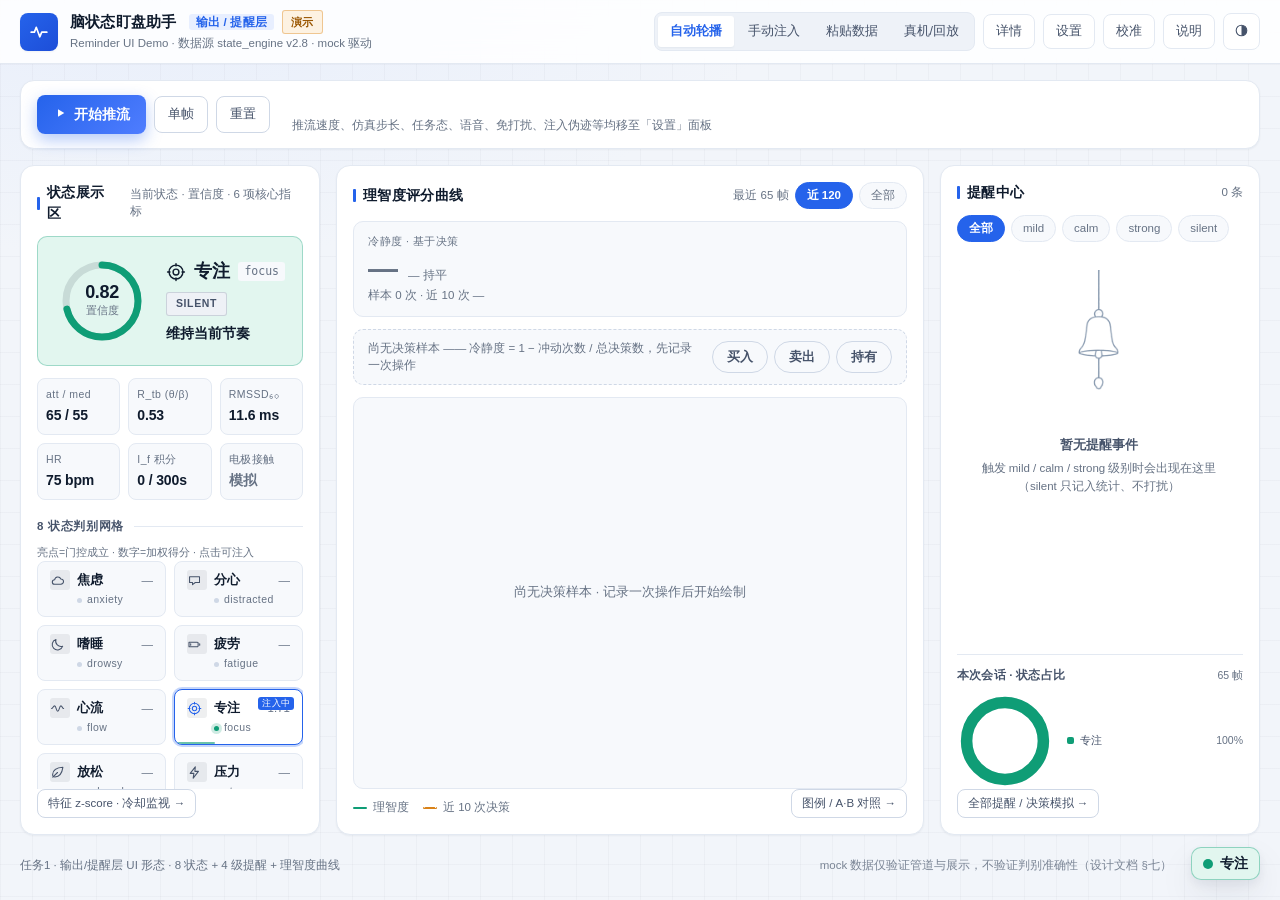
<file: 组员文件/任务一/index.html>
<!DOCTYPE html>
<html lang="zh-CN" data-theme="light">
<head>
<meta charset="UTF-8">
<meta name="viewport" content="width=device-width, initial-scale=1, viewport-fit=cover">
<meta name="description" content="盯盘场景脑状态提醒演示界面 — 输出/提醒层 UI（任务1）">
<title>盯盘状态提醒 · 输出/提醒层演示界面</title>
<link rel="stylesheet" href="css/styles.css">
</head>
<body>

<!-- ============================ 顶栏 ============================ -->
<header class="topbar">
  <div class="brand">
    <div class="brand-mark" id="brandMark" aria-hidden="true"><svg class="ic" viewBox="0 0 24 24" fill="none" stroke="currentColor" stroke-width="2" stroke-linecap="round" stroke-linejoin="round" aria-hidden="true" focusable="false"><path d="M2.6 12.2h3.9l2.2-5.8 4.2 11.4 2.4-5.6h6.1"/></svg></div>
    <div class="brand-text">
      <h1>脑状态盯盘助手 <span class="tagline">输出 / 提醒层</span><button class="demo-tag" id="demoTag" type="button" title="点击切换：演示形态 / 产品形态（产品形态隐藏手动注入、粘贴数据、单帧与格子点击注入）">演示</button></h1>
      <p>Reminder UI Demo · 数据源 state_engine v2.8 · mock 驱动</p>
    </div>
  </div>
  <div class="topbar-actions">
    <div class="seg" id="segMode" role="tablist" aria-label="数据源模式">
      <button data-mode="auto" class="active" role="tab">自动轮播</button>
      <button data-mode="manual" role="tab">手动注入</button>
      <button data-mode="paste" role="tab">粘贴数据</button>
      <button data-mode="live" role="tab">真机/回放</button>
    </div>
    <span class="hint" id="liveHint" hidden></span>
    <button id="btnDetail" class="icon-btn" title="详细数据与判别">详情</button>
    <button id="btnSettings" class="icon-btn" title="设置">设置</button>
    <button id="btnCalib" class="icon-btn" title="真机校准（三段采集）">校准</button>
    <button id="btnAbout" class="icon-btn" title="技术说明">说明</button>
    <button id="btnTheme" class="icon-btn icon-only" title="切换主题" aria-label="切换主题"><svg class="ic" viewBox="0 0 24 24" fill="none" stroke="currentColor" stroke-width="1.7" stroke-linecap="round" stroke-linejoin="round" aria-hidden="true" focusable="false"><circle cx="12" cy="12" r="8.5"/><path d="M12 3.5a8.5 8.5 0 0 1 0 17z" fill="currentColor" stroke="none"/></svg></button>
  </div>
</header>

<!-- ============================ 控制条（精简：仅核心操作） ============================ -->
<section class="controlbar card" aria-label="数据流控制">
  <div class="ctrl-group ctrl-buttons">
    <button id="btnPlay" class="primary-btn"><span class="ico"><svg class="ic" viewBox="0 0 24 24" fill="none" stroke="currentColor" stroke-width="1.7" stroke-linecap="round" stroke-linejoin="round" aria-hidden="true" focusable="false"><path d="M8.6 5.4v13.2L19.4 12z" fill="currentColor" stroke="none"/></svg></span><span id="playLabel">开始推流</span></button>
    <button id="btnStep" class="ghost-btn" title="推进一帧">单帧</button>
    <button id="btnReset" class="ghost-btn" title="重置引擎与统计">重置</button>
  </div>
  <div class="ctrl-group ctrl-tip">
    <span class="hint">推流速度、仿真步长、任务态、语音、免打扰、注入伪迹等均移至「设置」面板</span>
  </div>
</section>

<!-- ============================ 主栅格（精简：三区块） ============================ -->
  <!-- ---------- 链路提示条（v3.8）：仅在真机/回放断线或数据停更时出现 ---------- -->
  <div class="notice" id="notice" role="status" aria-live="polite" hidden>
    <span class="notice-ico" id="noticeIco" aria-hidden="true"><svg class="ic" viewBox="0 0 24 24" fill="none" stroke="currentColor" stroke-width="1.7" stroke-linecap="round" stroke-linejoin="round" aria-hidden="true" focusable="false"><path d="M12 3.9 2.9 19.7h18.2z"/><path d="M12 10v4.1"/><path d="M12 17.1h.01"/></svg></span>
    <span class="notice-txt" id="noticeTxt"></span>
    <button class="ghost-btn tiny" id="btnNoticeRetry">重新连接</button>
  </div>

  <!-- ---------- 未校准横幅（v3.13）：真机 + 默认基线时出现 ---------- -->
  <div class="notice notice-calib" id="calibBanner" role="status" aria-live="polite" hidden>
    <span class="notice-ico" aria-hidden="true"><svg class="ic" viewBox="0 0 24 24" fill="none" stroke="currentColor" stroke-width="1.7" stroke-linecap="round" stroke-linejoin="round" aria-hidden="true" focusable="false"><path d="M12 3.9 2.9 19.7h18.2z"/><path d="M12 10v4.1"/><path d="M12 17.1h.01"/></svg></span>
    <span class="notice-txt" id="calibBannerTxt"></span>
    <button class="ghost-btn tiny" id="btnCalibBanner">去校准</button>
  </div>

<main class="grid">
  <!-- ---------- 区块 1：状态展示区（核心） ---------- -->
  <section class="card panel" id="panel-state" aria-labelledby="h-state">
    <div class="card-head">
      <h2 id="h-state">状态展示区</h2>
      <span class="hint" id="stateHint">当前状态 · 置信度 · 6 项核心指标</span>
    </div>

    <!-- 主状态卡 -->
    <div class="state-hero" id="stateHero" data-family="idle">
      <div class="hero-left">
        <div class="hero-ring">
          <svg viewBox="0 0 84 84" aria-hidden="true">
            <circle class="ring-bg" cx="42" cy="42" r="36"></circle>
            <circle class="ring-fg" id="ringFg" cx="42" cy="42" r="36"></circle>
          </svg>
          <div class="ring-center"><b id="vConf">0.60</b><span>置信度</span></div>
        </div>
      </div>
      <div class="hero-right">
        <div class="hero-name"><span class="hero-icon" id="heroIcon" aria-hidden="true"></span><b id="vStateCn">中性/未确认</b><code id="vStateKey">neutral</code></div>
        <div class="hero-badges">
          <span class="badge-level" id="vLevel" data-level="silent">silent</span>
          <span class="badge-soft" id="vWeak" hidden>弱判别</span>
          <span class="badge-soft" id="vCooldown" hidden>冷却 0s</span>
        </div>
        <p class="hero-action" id="vAction">等待数据…</p>
      </div>
    </div>

    <!-- 核心指标（6 项） -->
    <div class="metrics" id="metrics">
      <div class="metric" title="att / med：头环自带的注意力 / 冥想指数（0–100），非本引擎计算，仅作旁证"><span class="mk">att / med</span><b class="mv" id="mAttMed">–</b></div>
      <div class="metric" title="R_tb = θ / β：θ 与 β 的功率比。疲劳时 θ 升高、β 降低，比值上升；判据取 z(R_tb) ≥ 1.5"><span class="mk">R_tb (θ/β)</span><b class="mv" id="mRtb">–</b></div>
      <div class="metric" data-norr title="RMSSD₆₀：60s 窗内相邻 RR 间期差值的均方根（ms），HRV 的时域指标。需要 RR 通道"><span class="mk">RMSSD₆₀ <i class="nr-tag" hidden title="本机未接 RR 通道（硬质头环无 PPG），该指标恒不可算">无RR</i></span><b class="mv" id="mRmssd">–</b></div>
      <div class="metric" data-norr title="HR：由 RR 间期换算的心率（bpm）。需要 RR 通道"><span class="mk">HR <i class="nr-tag" hidden title="本机未接 RR 通道（硬质头环无 PPG），该指标恒不可算">无RR</i></span><b class="mv" id="mHr">–</b></div>
      <div class="metric" title="I_f：疲劳积分，θ_norm 超阈后按 τ=300s 一阶收敛累积；累积等效 300s 才过门控"><span class="mk">I_f 积分</span><b class="mv" id="mIf">–</b></div>
      <div class="metric" title="电极接触质量：取头环上报的 poorSignalLevel（0 最佳 / 200 未接触），本引擎按 ≤50 好、≤120 一般、&gt;120 差分级"><span class="mk">电极接触</span><b class="mv" id="mSignal" data-q="na" title="演示模式没有接触质量数据；切到「真机/回放」才有效">模拟</b></div>
    </div>
    <!-- v3.13：把"硬件不支持"说清楚。主界面不占位（会挤掉 8 态网格最后一行），
         说明放两处：卡片标题行的一句话 + 设置面板里的完整原因。 -->

    <!-- 8 状态判别网格（v3.8：从详情抽屉移到主界面 —— 它是"为什么判成这个状态"的直接证据） -->
    <h4 class="grp">8 状态判别网格</h4>
    <span class="cap" id="gridCap">亮点=门控成立 · 数字=加权得分 · 点击可注入</span>
    <div class="state-grid" id="stateGrid"></div>

    <div class="card-foot">
      <button class="ghost-btn tiny" id="btnOpenDetail">特征 z-score · 冷却监视 →</button>
    </div>
  </section>

  <!-- ---------- 区块 2：理智度评分曲线 ---------- -->
  <section class="card panel" aria-labelledby="h-curve">
    <div class="card-head">
      <h2 id="h-curve">理智度评分曲线</h2>
      <div class="head-tools">
        <span class="hint" id="curveRange">最近 0 点</span>
        <button class="chip active" data-span="120">近 120</button>
        <button class="chip" data-span="0">全部</button>
      </div>
    </div>

    <div class="calm-summary">
      <div class="calm-main">
        <span class="ck">冷静度 · 基于决策</span>
        <div class="cv-row">
          <b class="cv" id="vCalm">—</b>
          <span class="trend" id="vTrend" data-dir="flat">— 持平</span>
        </div>
        <span class="calm-roll" id="vRoll">样本 0 次 · 近 10 次 —</span>
      </div>
    </div>

    <!-- 零样本引导（v3.13）：冷静度以「决策」为唯一口径，没决策就没有分母。
         此前 engine.calmness 在 log.total=0 时返回 1.00，界面显示绿色满分，
         把"还没有数据"读成"状态极佳"——这是最容易被答辩追问的语义错误。 -->
    <div class="calm-zero" id="calmZero">
      <span class="cz-txt">尚无决策样本 —— 冷静度 = 1 − 冲动次数 / 总决策数，先记录一次操作</span>
      <div class="cz-btns">
        <button class="trade buy" data-act="买入">买入</button>
        <button class="trade sell" data-act="卖出">卖出</button>
        <button class="trade hold" data-act="持有">持有</button>
      </div>
    </div>

    <div class="chart-wrap">
      <canvas id="calmChart" height="230"></canvas>
      <div class="chart-tip" id="chartTip" hidden></div>
      <div class="chart-empty" id="chartEmpty">暂无数据 · 点击「开始推流」后曲线实时绘制</div>
    </div>

    <div class="card-foot">
      <span class="legend" title="鼠标/手指移到曲线上可查看该点详情">
        <i class="lg lg-line"></i>理智度
        <i class="lg lg-dash"></i>近 10 次决策
      </span>
      <button class="ghost-btn tiny" id="btnOpenLegend">图例 / A·B 对照 →</button>
    </div>
  </section>

  <!-- ---------- 区块 3：提醒中心（精简：最新提醒） ---------- -->
  <section class="card panel" id="panel-remind" aria-labelledby="h-remind">
    <div class="card-head">
      <h2 id="h-remind">提醒中心</h2>
      <span class="hint" id="remindCount">0 条</span>
    </div>

    <div class="filter-row" id="remindFilter">
      <button class="chip active" data-lv="all">全部</button>
      <button class="chip" data-lv="mild">mild</button>
      <button class="chip" data-lv="calm">calm</button>
      <button class="chip" data-lv="strong">strong</button>
      <button class="chip" data-lv="silent">silent</button>
    </div>
    <div class="remind-stream remind-stream-main" id="remindStream">
      <div class="empty-slot"><span class="es-art" aria-hidden="true"></span><b>暂无提醒事件</b><span class="es-hint">触发 mild / calm / silent 级别时会出现在这里</span></div>
    </div>

    <!-- v3.13：本次会话的状态分布。空态占位改成"有内容可看"——
         一屏 8 个状态谁占多久，比一张空插画有用。 -->
    <div class="dist-block">
      <div class="dist-head">
        <span class="dist-title">本次会话 · 状态占比</span>
        <span class="cap" id="distTotal">0 帧</span>
      </div>
      <div class="dist-body">
        <svg class="dist-ring" id="distRing" viewBox="0 0 100 100" aria-hidden="true">
          <circle cx="50" cy="50" r="40" fill="none" stroke="var(--surface-3)" stroke-width="12"></circle>
          <g id="distArcs"></g>
        </svg>
        <ul class="dist-legend" id="distLegend"></ul>
      </div>
    </div>

    <div class="card-foot">
      <button class="ghost-btn tiny" id="btnOpenRemind">全部提醒 / 决策模拟 →</button>
    </div>
  </section>
</main>

<footer class="foot">
  <span>任务1 · 输出/提醒层 UI 形态 · 8 状态 + 4 级提醒 + 理智度曲线</span>
  <span class="foot-dim">mock 数据仅验证管道与展示，不验证判别准确性（设计文档 §七）</span>
</footer>

<!-- ============================ 悬浮层 ============================ -->
<!-- 桌面角标（盯盘常驻） -->
<div class="badge" id="badge" data-family="idle" tabindex="0" role="button" aria-label="状态角标，点击展开">
  <div class="bdg-dot"></div>
  <div class="bdg-main">
    <b id="bdgState">中性</b>
    <span id="bdgConf">conf 0.60</span>
  </div>
  <div class="bdg-count" id="bdgCount" hidden>0</div>
</div>
<!-- 角标展开迷你面板 -->
<div class="badge-panel" id="badgePanel" hidden>
  <div class="bp-head"><b id="bpState">中性/未确认</b><span class="badge-level" id="bpLevel" data-level="silent">silent</span></div>
  <p id="bpAction">等待数据…</p>
  <div class="bp-meta"><span id="bpConf">置信度 0.60</span><span id="bpCool">冷却 —</span></div>
  <button class="ghost-btn tiny" id="bpClose">收起</button>
</div>

<!-- 提醒弹窗层 -->
<div class="toast-layer" id="toastLayer" aria-live="polite"></div>

<!-- 抽屉：详情 / 设置 / 说明 -->
<div class="scrim" id="scrim" hidden></div>
<aside class="drawer" id="drawer" hidden role="dialog" aria-modal="true" aria-labelledby="drawerTitle">
  <div class="drawer-head">
    <div class="dh-left">
      <b id="drawerTitle">详细数据与判别</b>
      <div class="drawer-tabs" id="drawerTabs">
        <button class="chip" data-pane="detail">详情</button>
        <button class="chip" data-pane="settings">设置</button>
        <button class="chip" data-pane="calib">校准</button>
        <button class="chip" data-pane="about">说明</button>
      </div>
      <span class="cap">关闭方式：右上角关闭按钮 · 点击左侧半透明遮罩 · 键盘 ESC（三种都回到主界面，主界面数据不受影响）</span>
    </div>
    <button class="icon-btn icon-only" id="drawerClose" aria-label="关闭面板"><svg class="ic" viewBox="0 0 24 24" fill="none" stroke="currentColor" stroke-width="1.8" stroke-linecap="round" stroke-linejoin="round" aria-hidden="true" focusable="false"><path d="M6.4 6.4 17.6 17.6"/><path d="M17.6 6.4 6.4 17.6"/></svg></button>
  </div>
  <div class="drawer-body">

    <!-- ============ 面板 1：详情（次要参数 / 详细数据，默认隐藏） ============ -->
    <div id="paneDetail">
      <h4 class="grp">运行读数</h4>
      <div class="readouts detail-readouts">
        <div class="ro"><span class="k">仿真时钟</span><b class="v" id="vClock">0 s</b></div>
        <div class="ro"><span class="k">帧数</span><b class="v" id="vFrames">0</b></div>
        <div class="ro"><span class="k">伪迹剔除</span><b class="v" id="vArtifact">0</b></div>
      </div>

      <h4 class="grp">次要指标</h4>
      <div class="metrics detail-metrics">
        <div class="metric"><span class="mk">still（静止度）</span><b class="mv" id="mStill">–</b></div>
      </div>

      <h4 class="grp">判别说明</h4>
      <p class="note">8 状态判别网格已移到主界面左卡（常驻可见）。相位切换期出现 <code>neutral</code> 属设计特性：5s 活窗内命中率未达 HIT_RATIO → 不予确认（v2.7 时间确认，防单帧抖动翻转）。压力状态还需 60s HRV 窗重新填满才脱离上一相位。</p>

      <h4 class="grp">优先级仲裁队列</h4>
      <span class="cap">拖拽或用 ↑↓ 方向键调整顺序，松开即时重算仲裁结果。</span>
      <ul class="prio-list" id="prioList"></ul>
      <button class="ghost-btn tiny" id="btnPrioReset">恢复默认优先级</button>

      <h4 class="grp">特征 z-score（个体偏离）</h4>
      <span class="cap">相对校准基线 μ/σ 的偏离倍数；虚线为 ±1σ / ±1.5σ 判据参考线。</span>
      <div class="zbar-list" id="zbarList"></div>

      <h4 class="grp">干预冷却监视</h4>
      <span class="cap">各状态提醒后进入冷却，冷却期内不再打扰。</span>
      <div class="cd-list" id="cdList"></div>

      <h4 class="grp">曲线图例</h4>
      <div class="legend">
        <span class="lg line-solid"></span><em>累计 calmness（实线）</em>
        <span class="lg line-dash"></span><em>近 10 次滚动（虚线）</em>
        <span class="lg good"></span><em>良好 (focus/flow/relaxed)</em>
        <span class="lg warn"></span><em>注意 (fatigue/distracted)</em>
        <span class="lg alert"></span><em>干预 (stress/anxiety/drowsy)</em>
        <span class="lg idle"></span><em>中性/未确认</em>
        <span class="lg-mark"><svg class="ic" viewBox="0 0 24 24" fill="none" stroke="currentColor" stroke-width="2" stroke-linecap="round" stroke-linejoin="round" aria-hidden="true" focusable="false"><path d="M6.4 6.4 17.6 17.6"/><path d="M17.6 6.4 6.4 17.6"/></svg><svg class="ic" viewBox="0 0 24 24" fill="none" stroke="currentColor" stroke-width="1.7" stroke-linecap="round" stroke-linejoin="round" aria-hidden="true" focusable="false"><circle cx="12" cy="12" r="8.2"/></svg></span><em>冲动 / 冷静操作</em>
      </div>

      <h4 class="grp">A / B 段对照</h4>
      <div class="calm-ab">
        <div class="ab-col" id="abA"><span class="k">A 段 · 无干预</span><b id="vCalmA">—</b><i id="vCntA">0 次决策</i></div>
        <div class="ab-vs">vs</div>
        <div class="ab-col" id="abB"><span class="k">B 段 · 有干预</span><b id="vCalmB">—</b><i id="vCntB">0 次决策</i></div>
      </div>

      <h4 class="grp">决策模拟（理智度统计）</h4>
      <span class="cap">在非冷静态下操作记为「冲动」。冲动判定：当前状态属于 stress/anxiety/drowsy/fatigue/distracted 且置信度 ≥ 弱判别阈值。</span>
      <div class="ab-switch" id="abSwitch">
        <button class="chip active" data-seg="A">A 段 无干预</button>
        <button class="chip" data-seg="B">B 段 有干预</button>
      </div>
      <div class="decision-row">
        <button class="trade buy" data-act="买入">买入</button>
        <button class="trade sell" data-act="卖出">卖出</button>
        <button class="trade hold" data-act="持有">持有</button>
      </div>
      <div class="decision-stat">
        <div><span class="k">总决策</span><b id="vTotal">0</b></div>
        <div><span class="k">冲动操作</span><b id="vImp">0</b></div>
        <div><span class="k">是否冲动</span><b id="vIsImp">—</b></div>
      </div>

      <h4 class="grp">桌面角标 / 弹窗预览</h4>
      <span class="cap">与屏幕右上角真实角标同源同数据，此处用于静态预览。</span>
      <div class="preview-zone">
        <div class="prev-badge" id="prevBadge">
          <div class="pb-dot"></div>
          <div class="pb-text"><b id="pbState">中性</b><span id="pbConf">0.60</span></div>
        </div>
        <div class="prev-popup" id="prevPopup" data-level="calm">
          <div class="pp-bar"></div>
          <div class="pp-head"><span class="pp-ico"><svg class="ic" viewBox="0 0 24 24" fill="none" stroke="currentColor" stroke-width="1.7" stroke-linecap="round" stroke-linejoin="round" aria-hidden="true" focusable="false"><path d="M2.5 12.1c2.2 0 2.5-4.3 4.9-4.3s2.6 8.6 5 8.6 2.6-8.6 5-8.6 2.2 4.3 4.4 4.3"/></svg></span><b>3 次深呼吸（Laborde 2022）</b></div>
          <p class="pp-body">检测到 <code>stress</code> · 置信度 0.95 · 干预建议</p>
          <div class="pp-actions"><button class="ghost-btn tiny">稍后提醒</button><button class="primary-btn tiny">开始干预</button></div>
        </div>
      </div>

      <h4 class="grp">全部提醒事件</h4>
      <span class="cap">筛选条件与主界面「提醒中心」的筛选按钮共用同一状态。</span>
      <div class="remind-stream remind-stream-all" id="remindStreamAll">
        <div class="empty-slot"><span class="es-art" aria-hidden="true"></span><b>暂无提醒事件</b><span class="es-hint">触发 mild / calm / strong 级别时会出现在这里（silent 只记入统计、不打扰）</span></div>
      </div>

      <h4 class="grp">会话统计导出</h4>
      <div class="row-btns">
        <button class="ghost-btn tiny" id="btnExportStats">导出本次会话（CSV）</button>
      </div>
      <span class="cap">含帧数、决策数、冷静度、8 状态占比与提醒事件明细。全部在本机生成，不上传任何数据。</span>
    </div>

    <!-- ============ 面板 2：设置（次要参数与高级选项，默认隐藏） ============ -->
    <!-- ============ 面板：校准（§六 三段协议；真机使用前必做） ============ -->
    <div id="paneCalib" hidden>
      <h4 class="grp">当前基线</h4>
      <div class="readouts detail-readouts">
        <div class="ro"><span class="k">θ_ref（疲劳参照）</span><b class="v" id="cbThetaRef">55.0</b></div>
        <div class="ro"><span class="k">来源</span><b class="v" id="cbSrc">default</b></div>
        <div class="ro"><span class="k">θ_rest（闭眼参考）</span><b class="v" id="cbThetaRest">–</b></div>
        <div class="ro"><span class="k">上次校准</span><b class="v" id="cbCalibAt">–</b></div>
      </div>
      <span class="cap">默认基线是 mock 演示值（θ_ref=55、α=100）。<b>真机必须先校准</b>：z 判据全部相对个体基线，用默认值等于拿别人的脑电判你。θ_ref 取自 B 段（睁眼任务参照），不取 A 段闭眼——闭眼 θ 偏高会让疲劳积分永不启动。</span>

      <h4 class="grp">三段校准（§六 协议）</h4>
      <div class="row-btns">
        <button class="primary-btn" id="btnCalibStart">开始校准</button>
        <button class="ghost-btn tiny" id="btnCalibCancel" hidden>取消</button>
        <button class="ghost-btn tiny" id="btnBaselineDefault">恢复默认基线</button>
      </div>
      <label class="switch" style="margin-top:8px"><input type="checkbox" id="chkCalibFull"><i></i><span>完整协议时长（A 30s / B 120s / C 120s）</span></label>
      <span class="cap" id="calibStep">未开始。A 段闭眼静息（δ 基线）→ B 段睁眼静坐（z 基线 + θ_ref）→ C 段闭眼放松（校验放松态可判）。</span>
      <div class="calib-bar"><div class="calib-bar-fill" id="calibBar"></div></div>
      <div class="note" id="calibReport" hidden></div>
      <span class="cap">校准结果写本机 localStorage（同一受试者当日可复用）；换人或重新佩戴必须重校。伪迹帧占比超 30% 判校准失败，会提示重戴。</span>

      <h4 class="grp">导入 / 导出基线</h4>
      <div class="row-btns">
        <button class="ghost-btn tiny" id="btnBaselineExport">导出 JSON</button>
        <label class="ghost-btn tiny" for="fileBaseline" style="cursor:pointer">导入 JSON</label>
        <input type="file" id="fileBaseline" accept=".json,application/json" hidden>
      </div>
      <span class="cap">用于跨设备搬移校准结果（如从实验机到演示机）；导入后立即生效，无需重启推流。</span>

      <h4 class="grp">真机 / 回放接入</h4>
      <span class="cap">由 <code>项目文件\live_bridge.py</code> 提供数据（SSE 推送）：先在命令行启动桥（<code>--source serial|replay|mock</code>），再切到顶部「真机/回放」模式。回放 CSV 可离线调参，不必反复佩戴。</span>
      <div class="field">
        <label for="txtBridge">桥地址 <span class="cap">（默认本机 8770）</span></label>
        <input type="text" id="txtBridge" value="http://127.0.0.1:8770" spellcheck="false">
      </div>
      <div class="row-btns">
        <button class="ghost-btn tiny" id="btnBridgeConnect">连接</button>
        <button class="ghost-btn tiny" id="btnBridgeClose">断开</button>
        <span class="cap" id="bridgeStatus">未连接</span>
      </div>
    </div>

    <div id="paneSettings" hidden>
      <!-- v3.10：数据源诊断 —— /health 一直存在但没有前端入口，现场只能另开终端 curl -->
      <h4 class="grp">数据源诊断</h4>
      <div class="diag" id="diagBox" data-state="idle">        <span class="diag-dot" aria-hidden="true"></span>
        <div class="diag-txt">
          <b id="diagTitle">未检测</b>
          <span class="cap" id="diagDesc">点「刷新诊断」查询服务端 /health</span>
        </div>
        <button class="ghost-btn tiny" id="btnDiagRefresh">刷新诊断</button>
      </div>
      <div class="readouts detail-readouts">
        <div class="ro"><span class="k">数据源</span><b class="v" id="dgSource">–</b></div>
        <div class="ro"><span class="k">已推送帧</span><b class="v" id="dgFrames">–</b></div>
        <div class="ro"><span class="k">SSE 连接</span><b class="v" id="dgClients">–</b></div>
        <div class="ro"><span class="k">运行时长</span><b class="v" id="dgUptime">–</b></div>
      </div>
      <p class="metrics-note" id="metricsNote" hidden></p>

      <h4 class="grp">数据流控制</h4>
      <div class="field">
        <label for="rngStep">仿真步长 <b id="lblStep">1 s/帧</b></label>
        <input type="range" id="rngStep" min="1" max="5" step="1" value="1">
        <span class="cap">每推进一帧，仿真时钟前进的秒数（影响 I_f 积分与冷却计时）</span>
      </div>
      <div class="field">
        <label for="rngSpeed">推流速度 <b id="lblSpeed">8 帧/秒</b></label>
        <input type="range" id="rngSpeed" min="1" max="20" step="1" value="8">
        <span class="cap">连续播放时每秒处理的帧数</span>
      </div>
      <div class="opt-row">
        <label class="switch"><input type="checkbox" id="chkTask" checked><i></i><span>任务态 <code>task_active</code></span></label>
        <label class="switch"><input type="checkbox" id="chkVoice"><i></i><span>语音播报</span></label>
        <label class="switch"><input type="checkbox" id="chkDnd"><i></i><span>免打扰</span></label>
      </div>
      <span class="cap">任务态：影响依赖 <code>task_active</code> 的状态判据；语音播报：仅播报下方勾选的级别；免打扰：不弹出提醒浮窗，但仍记入提醒中心。</span>
      <div class="row-btns" style="margin-top:10px">
        <button class="ghost-btn tiny" id="btnArtifact">注入伪迹</button>
      </div>
      <span class="cap">注入一帧异常数据用于验证「打标不硬判」：伪迹帧只被计数剔除，不改变当前状态。</span>

      <h4 class="grp">判别参数（实时生效）</h4>
      <div class="field">
        <label for="sWeakConf">弱判别阈值 WEAK_CONF <b id="lblWeakConf">0.70</b></label>
        <input type="range" id="sWeakConf" min="0.6" max="0.95" step="0.01" value="0.7">
        <span class="cap">conf &lt; 阈值 → 仅记录；持续 60 帧升级为 mild</span>
      </div>
      <div class="field">
        <label for="sDebounce">时间确认窗口 DEBOUNCE_S <b id="lblDebounce">5 s</b></label>
        <input type="range" id="sDebounce" min="1" max="20" step="1" value="5">
        <span class="cap">窗内命中率 ≥ HIT_RATIO 才确认状态（防单帧抖动翻转）</span>
      </div>
      <div class="field">
        <label for="sHitRatio">HIT_RATIO <b id="lblHitRatio">0.60</b></label>
        <input type="range" id="sHitRatio" min="0.3" max="1" step="0.05" value="0.6">
      </div>
      <div class="field">
        <label for="sCdScale">冷却倍率 <b id="lblCdScale">1.0 ×</b></label>
        <input type="range" id="sCdScale" min="0" max="2" step="0.25" value="1">
        <span class="cap">0× = 关闭冷却（演示连续提醒）；基准：强/中 60s，轻 30s</span>
      </div>
      <div class="field">
        <label for="sAdapt" class="row-label">个体基线自适应 ADAPT <input type="checkbox" id="sAdapt"></label>
        <span class="cap">v2.8 #9，默认关闭（存在污染风险，须真机评估后启用）</span>
      </div>
      <div class="field">
        <label class="row-label">演示加速：进入疲劳段时预置 I_f
          <input type="checkbox" id="sDemoBoost" checked>
        </label>
        <span class="cap">仅演示用：疲劳 I_f 需自然累积 ~10min 才过 300s 门控，预置到 270s 可在约 50 帧后自然越过阈值。<b>不改动任何判据</b>，取消勾选后为纯自然累积。</span>
      </div>

      <h4 class="grp">提醒通道</h4>
      <div class="field">
        <label class="row-label">桌面通知（Notification API）
          <button class="ghost-btn tiny" id="btnNotifyPerm">请求权限</button>
        </label>
        <label class="row-label"><input type="checkbox" id="sUseNotify" checked> 触发提醒时发送桌面通知</label>
        <span class="cap" id="notifyCap">当前权限：未知</span>
      </div>
      <div class="field">
        <label class="row-label">语音播报（仅 calm 类默认开启）
          <label class="switch tight"><input type="checkbox" id="sVoice"><i></i><span></span></label>
        </label>
        <div class="fieldset">
          <label for="sVoiceRate">语速 <b id="lblRate">1.0</b></label>
          <input type="range" id="sVoiceRate" min="0.5" max="2" step="0.1" value="1">
          <label for="sVoiceVol">音量 <b id="lblVol">0.9</b></label>
          <input type="range" id="sVoiceVol" min="0" max="1" step="0.05" value="0.9">
          <label for="sVoiceSel">音色</label>
          <select id="sVoiceSel"><option value="">默认（系统）</option></select>
        </div>
        <div class="chk-row" id="voiceLevels">
          <label><input type="checkbox" value="mild"> mild 也播报</label>
          <label><input type="checkbox" value="calm" checked> calm 播报</label>
          <label><input type="checkbox" value="strong" checked> strong 播报</label>
        </div>
        <button class="ghost-btn tiny" id="btnTestVoice">试听（stress 话术）</button>
        <span class="cap">浏览器要求首次播报需用户交互触发；silent 类永不播报（不打扰原则）</span>
      </div>

      <h4 class="grp">粘贴帧数据（JSON Lines）</h4>
      <div class="field">
        <textarea id="pasteArea" rows="6" spellcheck="false"
          placeholder='每行一帧，如：{"attention":65,"meditation":55,"theta":55,"beta":100,"alpha":130,"delta":100,"gamma":50,"rr_ms":800}'></textarea>
        <div class="row-btns">
          <button class="ghost-btn tiny" id="btnSample">填入示例</button>
          <button class="primary-btn tiny" id="btnLoadPaste">载入并逐帧播放</button>
        </div>
        <p class="paste-msg" id="pasteMsg"></p>
        <span class="cap">字段缺失自动取默认；数值非法（NaN/负值）行会被跳过并在上方提示</span>
      </div>

      <h4 class="grp">疲劳演示工具</h4>
      <div class="field">
        <div class="row-btns">
          <button class="ghost-btn tiny" id="btnFastIf">I_f 快进 +300s</button>
          <button class="ghost-btn tiny" id="btnClearIf">I_f 归零</button>
        </div>
        <span class="cap">疲劳需累积等效 300s 才过 I_f 门控，演示可用快进跳过等待</span>
      </div>
    </div>

    <!-- ============ 面板 3：说明 ============ -->
    <div id="paneAbout" hidden>
      <h4 class="grp">运用的模型</h4>
      <ul class="about-list">
        <li><b>可解释线性加权判别模型</b>：8 状态各一条 <code>score = Σ wᵢ·z(特征ᵢ)</code>，刻意不用 NN/GBDT 黑盒，保证每条规则可溯源到文献。</li>
        <li><b>个体 z-score 偏离模型</b>：全特征相对校准基线 μ/σ 判偏离，不做绝对阈值；含 σ_min 下限保护。</li>
        <li><b>门控 + 优先级仲裁 + 时间确认</b>：门控定资格，优先级定胜负（stress &gt; anxiety &gt; drowsy &gt; fatigue &gt; distracted &gt; flow &gt; focus &gt; relaxed），5s 窗命中率 ≥0.6 抑制抖动。</li>
        <li><b>信号模型</b>：EWMA 平滑（α=0.2）、伪迹 8×/15× 门限、10s EEG / 60s RR / 30s GYRO 时间戳滑动窗、RMSSD 双指标、I_f 疲劳积分（τ=300 收敛）。</li>
        <li><b>置信度</b>：线性映射 + clamp [0.6, 0.95]；疲劳动/嗜睡走门控余量特判。</li>
        <li><b>干预依据</b>：Laborde 2022 深呼吸放松训练（stress/anxiety 话术）。</li>
      </ul>

      <h4 class="grp">运用的应用 / 接口</h4>
      <ul class="about-list">
        <li><b>BrainLink 单通道额区干电极 EEG</b>（设备层）：原始频段功率 + attention/meditation 官方指数。</li>
        <li><b>Web Speech API</b>（<code>speechSynthesis</code>）：calm 类话术语音播报。</li>
        <li><b>Notification API</b>：桌面系统通知角标提醒。</li>
        <li><b>localStorage</b>：偏好本地持久化（隐私模式不可用会自动降级）。</li>
        <li><b>Vibration API</b>：移动端 calm 级提醒的短振动反馈。</li>
      </ul>

      <h4 class="grp">运用的软件 / 技术栈</h4>
      <ul class="about-list">
        <li><b>Python 3</b>：组长侧参考实现 <code>state_engine.py</code>（v2.8）、<code>brain_sim_tb.py</code>（mock 数据源）。</li>
        <li><b>HTML5 + CSS3 + ES2017 JavaScript</b>：本界面，<b>零第三方依赖</b>，可直接双击打开。</li>
        <li><b>Canvas 2D</b>：理智度曲线与状态着色带绘制（含 devicePixelRatio 高清重采样）。</li>
        <li><b>SVG</b>：置信度环形进度。</li>
        <li><b>Pointer Events / Drag &amp; Drop</b>：优先级列表拖拽排序、弹窗拖动、滑杆与曲线十字线。</li>
        <li><b>CSS Grid / Flex + 媒体查询</b>：桌面三栏 → 平板两栏 → 移动单栏响应式。</li>
      </ul>

      <h4 class="grp">口径与免责</h4>
      <ul class="about-list dim">
        <li>派生指标（同步率 sync_ratio）为工程派生口径，官方无独立字段。</li>
        <li>疲劳/I_f 积分、ADAPT_*、SLEEP_MIGRATE_S 为经验初值，非文献值。</li>
        <li>F1=89% 系 EPOCX 14 通道被试内结果，单通道额区不可复现。</li>
        <li>mock 数据仅验证管道与界面，不验证判别准确性。</li>
      </ul>
    </div>

  </div>
</aside>

<script src="js/icons.js"></script>
<script src="js/engine.js"></script>
<script src="js/mock.js"></script>
<script src="js/bridge.js"></script>
<script src="js/util.js"></script>
<script src="js/chart.js"></script>
<script src="js/app.js"></script>
</body>
</html>
</file>
<file: 组员文件/任务一/css/styles.css>
/* =============================================================================
 * styles.css — 输出/提醒层演示界面
 * 设计：浅色专业金融终端风（盯盘场景），支持 data-theme="dark"
 * 零第三方依赖；响应式三栏 → 两栏 → 单栏
 * ========================================================================== */

/* ------------------------------- 设计令牌 ------------------------------- */
:root {
  /* ================= 字体系统（v3.12） =================
     展示字/数字：Bahnschrift —— DIN 1451 血统，Win10/11 自带，离线便携包可直接用。
       它不含中文字形，汉字会自动回落到 --font-ui 的首个可用项：拉丁字母与数字走
       DIN、汉字走雅黑，这是仪表盘常见的混排，不是字体缺失。
     正文字："Microsoft YaHei UI" 比 msyh 更紧凑、更适合界面密度。
     等宽字：标签里的英文键名（focus / R_tb）与代码用，避免比例字宽跳动。 */
  --font-ui: "Microsoft YaHei UI", "Microsoft YaHei", "PingFang SC",
             "Hiragino Sans GB", "Source Han Sans SC", "Segoe UI", sans-serif;
  --font-display: "Bahnschrift", "DIN Alternate", "DIN Condensed",
                  "Barlow Condensed", var(--font-ui);
  --font-mono: "Cascadia Mono", Consolas, "SFMono-Regular", "JetBrains Mono",
               ui-monospace, monospace;

  /* ================= 间距梯度（4px 基准） ================= */
  --sp-1: 4px;  --sp-2: 8px;  --sp-3: 12px;
  --sp-4: 16px; --sp-5: 24px; --sp-6: 32px; --sp-7: 48px;

  /* ================= 动效 ================= */
  --ease-out: cubic-bezier(.16, 1, .3, 1);
  --dur-fast: 160ms; --dur-base: 300ms; --dur-slow: 620ms;

  --bg: #f2f5fa;
  --bg-grad: radial-gradient(1200px 600px at 12% -8%, #e6edfb 0%, #f2f5fa 55%),
             radial-gradient(900px 500px at 100% 0%, #eaf3f6 0%, rgba(0,0,0,0) 60%);
  --surface: #ffffff;
  --surface-2: #f7f9fc;
  --surface-3: #eef2f8;
  --border: #e3e9f2;
  --border-strong: #cfd8e6;

  --text: #0f1b2d;
  --text-2: #46536a;
  /* v3.8：原 #7b879b 在 surface-2 上只有 3.44:1，10–11px 的标签/得分文字不达 WCAG AA(4.5)。
     改为 #667284：surface-2 4.62 / 白底 4.88 / 页面底 4.46，仍明显浅于 --text-2(#46536a 7.36)。 */
  --text-3: #667284;

  --brand: #2563eb;
  --brand-strong: #1d4ed8;
  --brand-soft: #e8efff;
  /* v3.12：紫色 accent 只用于两处渐变（品牌标 + 进度条），却是整套配色里最"通用 AI"
     的一笔 —— 蓝紫渐变正是反 AI 味清单第 2 条。改为同色系深阶，视觉焦点交回品牌蓝。 */
  --accent: var(--brand-strong);

  /* 仪器底纹：32px 发丝网格。只做质感，不参与任何语义，故透明度极低。 */
  --grid-line: rgba(15, 27, 45, .028);

  --good: #0f9d76;
  --good-soft: #e2f6ef;
  --warn: #d98218;
  --warn-soft: #fdf2e2;
  --alert: #dc3b4e;
  --alert-soft: #fdeaec;
  --idle: #7b879b;
  --idle-soft: #eef1f6;

  /* ---- 语义色的"文本版"（v3.12）----
     上面前三对颜色是按"圆点/边框/进度条"定的，对图形只需 3:1；但同一色值用在
     10–11px 的文字上就普遍不达标（实测：warn 2.78、alert 4.17、good 3.26、idle 3.21）。
     文字必须 4.5:1，所以单独给一套更深的值，只用于 color。
     对应关系：good 5.60 / warn 5.37 / alert 5.26 / idle 用 text-2 6.85。 */
  --good-text: #0a7257;
  --warn-text: #9a5600;
  --alert-text: #c2303f;
  --brand-text: var(--brand-strong);
  --idle-text: var(--text-2);

  /* v3.12：阴影减一档。原来每张卡都带 2 层投影，屏幕上像四张浮起的纸；
     仪器面板应当是"贴"在底纹上的，层次由发丝边框承担，阴影只留极轻的一层。 */
  --shadow-1: 0 1px 2px rgba(16, 33, 62, .05);
  --shadow-2: 0 4px 12px rgba(16, 33, 62, .07), 0 16px 36px rgba(16, 33, 62, .08);
  --shadow-pop: 0 10px 30px rgba(16, 33, 62, .16), 0 2px 8px rgba(16, 33, 62, .10);

  /* v3.12：圆角整体收紧一档（16/12/10/4 → 14/10/8/3）。
     仪器面板的边界靠发丝线而非大圆角建立层次，圆角过大会滑向"卡片 App"。
     顺手修掉 v3.10 遗留：--r-md 在此处与下方各声明一次。 */
  /* v3.10 设计令牌：字号 7 档（+ 图标），圆角 5 档。
     收敛规则见 _tokens 说明：相邻档差 <1px 的在屏幕上无区别，合并以减少维护面。 */
  --fs-micro: 10.5px;   /* 角标 / 极微标签 */
  --fs-cap: 11.5px;     /* 说明文字 / hint */
  --fs-body: 12.5px;    /* 正文 / 按钮 */
  --fs-num: 14px;       /* 指标值 / 卡片标题 */
  --fs-sec: 15px;       /* 小节标题 */
  --fs-hero: 18px;      /* 状态名 */
  --fs-icon: 22px;      /* 空态图标 */
  --fs-display: 30px;   /* 主数值 */
  --r-xs: 3px;
  --r-sm: 8px;
  --r-md: 10px;
  --r-lg: 14px;
  --r-pill: 999px;
  --gap: var(--sp-4);        /* 主栅格间距；保留旧名，避免几十处引用一起改 */
  --topbar-h: 66px;
}

[data-theme="dark"] {
  --bg: #0c1220;
  --bg-grad: radial-gradient(1100px 560px at 10% -10%, #17243d 0%, #0c1220 58%),
             radial-gradient(800px 460px at 100% 0%, #12283a 0%, rgba(0,0,0,0) 62%);
  --surface: #141d2e;
  --surface-2: #182335;
  --surface-3: #1d293c;
  --border: #253248;
  --border-strong: #33445f;

  --text: #e8eefa;
  --text-2: #a8b6cc;
  /* v3.12：原 #7b8aa3 在 surface-2 上恰好 4.51:1，贴着 AA 线没有余量；
     提到 #8091ab 后 4.93/5.27/5.00（三种底色），仍明显低于 --text-2 的 7.69。 */
  --text-3: #8091ab;

  --brand: #5b92ff;
  --brand-strong: #3f78e0;
  --brand-soft: #1b2c4d;
  --accent: var(--brand-strong);
  --grid-line: rgba(160, 186, 226, .035);

  --good: #2fc392;
  --good-soft: #12312a;
  --warn: #f0a63c;
  --warn-soft: #33260f;
  --alert: #ff6b7d;
  --alert-soft: #38151c;
  --idle: #8494ad;
  --idle-soft: #1e2938;

  /* 深色底上原色已足够（good 7.0 / warn 8.4 / alert 6.3），无需再压一档 */
  --good-text: var(--good);
  --warn-text: var(--warn);
  --alert-text: var(--alert);
  --brand-text: var(--brand);
  --idle-text: var(--text-2);

  --shadow-1: 0 1px 2px rgba(0,0,0,.35);
  --shadow-2: 0 6px 16px rgba(0,0,0,.40), 0 18px 40px rgba(0,0,0,.30);
  --shadow-pop: 0 12px 34px rgba(0,0,0,.55), 0 2px 8px rgba(0,0,0,.4);
}

* { box-sizing: border-box; }
html, body { height: 100%; }

/* hidden 兜底：类选择器里的 display 会盖掉浏览器默认的 [hidden]{display:none}
   （抽屉 .drawer{display:flex}、角标计数 .bdg-count{display:grid} 均属此坑），
   这里用 !important 统一强制，保证 hidden 属性在任何组件上都真实生效。 */
[hidden] { display: none !important; }

body {
  margin: 0;
  /* v3.12：display 字体不再用 system-ui —— 系统默认字体是"正确但无个性"的选择，
     而这套界面的辨识度主要来自 DIN 数字与单色线性图标。 */
  font-family: var(--font-ui);
  /* 底纹：32px 发丝网格铺在渐变之下。作用是给大片留白一个尺度参照，
     让"空"看起来是设计过的，而不是没画完。 */
  background:
    linear-gradient(to right, var(--grid-line) 1px, transparent 1px) 0 0 / 32px 32px,
    linear-gradient(to bottom, var(--grid-line) 1px, transparent 1px) 0 0 / 32px 32px,
    var(--bg-grad), var(--bg);
  background-attachment: fixed, fixed, fixed, fixed;
  color: var(--text);
  -webkit-font-smoothing: antialiased;
  line-height: 1.5;
  overscroll-behavior-y: none;
  transition: background .25s ease, color .25s ease;
  /* v3.7：竖向 flex —— 让主栅格吃掉顶栏/控制条/页脚之外的全部高度。
     旧版 body 是普通块流，主区高度由内容决定，大屏下页面下半截全空。 */
  display: flex;
  flex-direction: column;
}
button, input, select, textarea { font: inherit; color: inherit; }
/* v3.9：键盘焦点必须看得见（此前只有 hover 样式，Tab 走一遍完全看不出焦点在哪）。
   用 :focus-visible 只对键盘生效，鼠标点击不会出现难看的外框。 */
:where(button, a, input, select, textarea, [tabindex]):focus-visible {
  outline: 2px solid var(--brand);
  outline-offset: 2px;
  border-radius: var(--r-sm);
}
code { font-family: var(--font-mono); }

/* v3.9：删除 4 个零引用的历史样式类（.mono/.slider-label/.toggles/.card-sub），
   由 _unused.py 扫出：定义存在但 HTML/JS 从未使用，属早期布局遗留。

/* ------------------------------- 顶栏 ------------------------------- */
.topbar {
  position: sticky; top: 0; z-index: 60;
  height: var(--topbar-h);
  display: flex; align-items: center; justify-content: space-between;
  gap: 16px; padding: 0 20px;
  background: var(--surface);   /* 旧浏览器无 color-mix 时的回退 */
  background: color-mix(in srgb, var(--surface) 86%, transparent);
  backdrop-filter: saturate(1.4) blur(14px);
  -webkit-backdrop-filter: saturate(1.4) blur(14px);
  border-bottom: 1px solid var(--border);
}
.brand { display: flex; align-items: center; gap: 12px; min-width: 0; }
.brand-mark {
  width: 38px; height: 38px; flex: none; border-radius: var(--r-sm);
  display: grid; place-items: center; font-size: var(--fs-hero); color: #fff;
  background: linear-gradient(140deg, var(--brand), var(--accent));
  box-shadow: var(--shadow-1);
  transition: transform .5s ease, box-shadow .3s ease;
}
.brand-mark.pulse { animation: brandPulse .8s ease; }
@keyframes brandPulse {
  0% { transform: scale(1); } 40% { transform: scale(1.16) rotate(-8deg); } 100% { transform: scale(1); }
}
.brand-text h1 { margin: 0; font-size: var(--fs-sec); font-weight: 700; letter-spacing: .2px; white-space: nowrap; }
.brand-text h1 .tagline {
  font-size: var(--fs-cap); font-weight: 600; color: var(--brand); margin-left: 8px;
  background: var(--brand-soft); padding: 2px 7px; border-radius: var(--r-xs); vertical-align: 2px;
}
.brand-text p { margin: 1px 0 0; font-size: var(--fs-cap); color: var(--text-3); white-space: nowrap; }
/* v3.13：演示/产品形态切换。演示形态保留手动注入、粘贴、单帧、格子点击注入，
   产品形态把这些全收起来 —— 真实场景里误触一次就改变了输入。 */
.demo-tag {
  display: inline-flex; align-items: center; justify-content: center;
  min-height: 24px; margin-left: 8px; padding: 2px 8px; vertical-align: 2px;
  font: inherit; font-size: var(--fs-micro); font-weight: 600; letter-spacing: .04em;
  color: var(--warn-text); background: var(--warn-soft);
  border: 1px solid color-mix(in srgb, var(--warn) 40%, transparent);
  border-radius: var(--r-xs); cursor: pointer; transition: all .18s ease;
}
.demo-tag:hover { border-color: var(--warn); }
.demo-tag[data-prod="1"] { color: var(--good-text); background: var(--good-soft); border-color: color-mix(in srgb, var(--good) 40%, transparent); }

.topbar-actions { display: flex; align-items: center; gap: 8px; }

.seg { display: flex; background: var(--surface-3); border: 1px solid var(--border); border-radius: var(--r-sm); padding: 3px; gap: 2px; }
.seg button {
  border: 0; background: transparent; padding: 6px 12px; border-radius: var(--r-xs);
  font-size: var(--fs-body); color: var(--text-2); cursor: pointer; white-space: nowrap;
  transition: background .18s ease, color .18s ease, box-shadow .18s ease;
}
.seg button:hover { color: var(--text); }
.seg button.active { background: var(--surface); color: var(--brand); font-weight: 600; box-shadow: var(--shadow-1); }

.icon-btn {
  border: 1px solid var(--border); background: var(--surface); color: var(--text-2);
  /* v3.9：按钮圆角统一取 --r-btn（此前 9/10/20 三种并存，同排按钮看着不齐） */
  padding: 7px 12px; border-radius: var(--r-sm); cursor: pointer; font-size: var(--fs-body);
  transition: all .18s ease;
}
.icon-btn:hover { border-color: var(--brand); color: var(--brand); background: var(--brand-soft); }
.icon-btn:active { background: var(--surface-3); box-shadow: inset 0 1px 2px rgba(16, 33, 62, .10); }
.icon-btn.icon-only { padding: 7px 10px; font-size: var(--fs-num); }

/* ------------------------------- 控制条 ------------------------------- */
.controlbar {
  margin: var(--gap) 20px 0; padding: 14px 16px;
  display: flex; flex-wrap: wrap; align-items: flex-end; gap: 18px 22px;
  position: sticky; top: var(--topbar-h); z-index: 40;
}
.ctrl-group { display: flex; flex-direction: column; gap: 7px; }
.ctrl-buttons { flex-direction: row; align-items: center; gap: 8px; flex-wrap: wrap; }

.primary-btn {
  border: 0; cursor: pointer; border-radius: var(--r-sm); padding: 9px 16px;
  background: linear-gradient(135deg, var(--brand), #4f7dff);
  color: #fff; font-weight: 600; font-size: var(--fs-num);
  display: inline-flex; align-items: center; gap: 7px;
  box-shadow: 0 6px 16px color-mix(in srgb, var(--brand) 34%, transparent);
  transition: transform .16s ease, box-shadow .2s ease, filter .2s ease;
}
.primary-btn:hover { box-shadow: 0 6px 16px color-mix(in srgb, var(--brand) 34%, transparent); }
.primary-btn:active { box-shadow: inset 0 2px 6px rgba(9, 24, 60, .28); }
/* v3.9：「暂停推流」原用红色渐变。本项目红色专用于告警/危险（badge alert、伪迹、超限），
   把常规操作染成红色会让"正在告警"和"正在运行"两件事混淆。
   改为中性描边主按钮：仍是页面上最重的按钮，但不带危险语义。 */
.primary-btn.playing {
  /* 用品牌色描边而非中性灰：与「单帧/重置」区分开，仍是这一排的锚点按钮 */
  background: var(--brand-soft);
  color: var(--brand);
  box-shadow: inset 0 0 0 1px color-mix(in srgb, var(--brand) 55%, transparent);
}
.primary-btn.playing:hover {
  color: var(--brand);
  box-shadow: inset 0 0 0 1px var(--brand), 0 8px 18px color-mix(in srgb, var(--brand) 18%, transparent);
}
.primary-btn .ico { font-size: var(--fs-cap); }
.primary-btn.tiny { padding: 6px 11px; font-size: var(--fs-body); }

.ghost-btn {
  border: 1px solid var(--border-strong); background: var(--surface); color: var(--text-2);
  border-radius: var(--r-sm); padding: 8px 13px; cursor: pointer; font-size: var(--fs-body);
  transition: all .18s ease;
}
.ghost-btn:hover { border-color: var(--brand); color: var(--brand); background: var(--brand-soft); }
.ghost-btn:active { background: var(--surface-3); box-shadow: inset 0 1px 2px rgba(16, 33, 62, .10); }
.ghost-btn.tiny { padding: 5px 10px; font-size: var(--fs-cap); border-radius: var(--r-sm); }


input[type="range"] {
  -webkit-appearance: none; appearance: none; width: 168px; height: 4px; border-radius: var(--r-xs);
  background: var(--surface-3); outline: none; cursor: pointer;
  border: 1px solid var(--border);
}
input[type="range"]::-webkit-slider-thumb {
  -webkit-appearance: none; width: 16px; height: 16px; border-radius: 50%;
  background: var(--brand); border: 3px solid var(--surface);
  box-shadow: 0 1px 6px rgba(0,0,0,.22); cursor: grab; transition: transform .14s ease;
}
input[type="range"]:active::-webkit-slider-thumb { transform: scale(1.18); cursor: grabbing; }
input[type="range"]::-moz-range-thumb {
  width: 15px; height: 15px; border-radius: 50%; background: var(--brand);
  border: 3px solid var(--surface); cursor: grab;
}

.readouts { flex-direction: row; gap: 16px; }
.readouts.detail-readouts { flex-wrap: wrap; gap: 10px 22px; padding: 10px 12px; background: var(--surface-2); border: 1px solid var(--border); border-radius: var(--r-sm); }
.detail-metrics { margin-top: 0; }
.ro { display: flex; flex-direction: column; }
.ro .k { font-size: var(--fs-micro); color: var(--text-3); }
.ro .v { font-size: var(--fs-num); font-weight: 700; font-variant-numeric: tabular-nums; }

.ctrl-tip { flex: 1 1 260px; align-items: flex-start; }
.opt-row { display: flex; gap: 16px; flex-wrap: wrap; margin-bottom: 6px; }
.switch { display: inline-flex; align-items: center; gap: 7px; font-size: var(--fs-body); color: var(--text-2); cursor: pointer; user-select: none; }
.switch input { position: absolute; opacity: 0; width: 0; height: 0; }
.switch i {
  width: 34px; height: 19px; border-radius: var(--r-pill); background: var(--surface-3);
  border: 1px solid var(--border-strong); position: relative; transition: background .2s ease, border-color .2s ease;
}
.switch i::after {
  content: ""; position: absolute; top: 2px; left: 2px; width: 13px; height: 13px; border-radius: 50%;
  background: var(--text-3); transition: transform .22s cubic-bezier(.4,1.4,.5,1), background .2s ease;
}
.switch input:checked + i { background: var(--brand-soft); border-color: var(--brand); }
.switch input:checked + i::after { transform: translateX(15px); background: var(--brand); }
.switch input:focus-visible + i { outline: 2px solid var(--brand); outline-offset: 2px; }
.switch.tight i { width: 30px; height: 17px; }
.switch.tight i::after { width: 11px; height: 11px; }
.switch.tight input:checked + i::after { transform: translateX(13px); }

/* ------------------------------- 卡片 / 栅格 ------------------------------- */
.card {
  background: var(--surface); border: 1px solid var(--border);
  border-radius: var(--r-lg); box-shadow: var(--shadow-1);
}
.grid {
  display: grid; gap: var(--gap); padding: var(--sp-4) 20px var(--sp-2);
  /* v3.9：超宽屏限宽。1920 宽下曲线画布被拉到 1114×448（2.5:1），行宽与图表比例都失衡；
     1680 之后居中留白，与常见 27" 显示器视感一致。 */
  width: 100%; max-width: 1680px; margin-inline: auto; box-sizing: border-box;
  grid-template-columns: 340px minmax(0, 1fr) 360px;
  /* v3.7：吃掉剩余高度；min-height:0 必须写，否则 grid 子项按内容撑高、flex 压不下去 */
  flex: 1 1 auto; min-height: 0; align-items: stretch;
}
.panel { padding: var(--sp-4); display: flex; flex-direction: column; min-height: 0; }
/* v3.8：状态卡不吸收剩余高度 —— 它的内容量固定，硬撑只会得到一块空绿色板
   （实测 state-hero 被拉到 539px，圆环孤零零居中）。改为整卡按内容高度贴顶，
   余下的页面高度留给曲线与提醒列表（越高的列表越有用）。 */
.grid > #panel-state { align-self: stretch; }
/* 8 态网格吃掉左卡剩余高度；窗口太矮时内部滚动，不把卡片撑破 */
.panel > .state-grid { flex: 1 1 auto; min-height: 168px; overflow-y: auto; align-content: start; }
.card-head { display: flex; align-items: center; justify-content: space-between; gap: var(--sp-3); margin-bottom: var(--sp-3); }
.card-head h2 { margin: 0; font-size: var(--fs-num); font-weight: 700; letter-spacing: .3px; }
.head-tools { display: flex; align-items: center; gap: 6px; }
.hint { font-size: var(--fs-cap); color: var(--text-3); }
/* 卡片标题行的状态提示：无 RR 通道时把「6 项核心指标」换成一句原因，
   颜色提到 warn 但不加图标 —— 它不是故障，是设备属性。 */
.hint.is-warn { color: var(--warn-text); cursor: help; }
/* 卡片底部：放「查看更多 →」入口，主界面保持精简，细节一律走抽屉 */
.card-foot { display: flex; align-items: center; justify-content: space-between; gap: 10px; flex-wrap: wrap; margin-top: 14px; }
/* v3.7：卡片内容少时把 footer 压到底部，避免悬在半空 */
.panel > .card-foot { margin-top: auto; }

.chip {
  border: 1px solid var(--border); background: var(--surface-2); color: var(--text-3);
  border-radius: var(--r-pill); padding: 4px 11px; font-size: var(--fs-cap); cursor: pointer; transition: all .18s ease;
}
.chip:hover { color: var(--brand); border-color: var(--brand); }
.chip.active { background: var(--brand); border-color: var(--brand); color: #fff; font-weight: 600; }
/* 禁用态（如推流中的「单帧」）：不该看起来还能点 */
button:disabled, .ghost-btn:disabled, .chip:disabled {
  opacity: .45; cursor: not-allowed; pointer-events: none;
}

/* ------------------------------- 状态主卡 ------------------------------- */
.state-hero {
  display: flex; gap: 16px; align-items: center;
  padding: var(--sp-4); border-radius: var(--r-md);
  background: var(--idle-soft); border: 1px solid transparent;
  transition: background .35s ease, border-color .35s ease;
}
.state-hero[data-family="good"]  { background: var(--good-soft);  border-color: color-mix(in srgb, var(--good) 32%, transparent); }
.state-hero[data-family="warn"]  { background: var(--warn-soft);  border-color: color-mix(in srgb, var(--warn) 32%, transparent); }
.state-hero[data-family="alert"] { background: var(--alert-soft); border-color: color-mix(in srgb, var(--alert) 34%, transparent); }
.state-hero[data-family="idle"]  { background: var(--idle-soft);  border-color: var(--border); }
/* v3.13：弱判别（conf < WEAK_CONF）用中性底，不用状态族色。
   原来 stress + conf 0.62 会画成一张红色卡片，配上 SILENT 徽标和
   "仅记录不干预"，三种信号互相矛盾。弱判别只表示"证据不够"，不代表状态严重。 */
.state-hero[data-family="weak"] {
  background: var(--surface-2);
  border-color: var(--border-strong);
}
.state-hero[data-family="weak"] .hero-name b { color: var(--text-2); }
.state-hero[data-family="weak"] .hero-icon { color: var(--text-3); }
/* 环不画进度（进度本身是"置信度"，弱判别时它没有可信刻度）：
   改成虚线圈，语义是"未定"，数值仍照常显示在环心。 */
.hero-ring.is-weak .ring-fg { display: none; }
.hero-ring.is-weak .ring-bg { stroke-dasharray: 4 4; opacity: .9; }

.hero-left { position: relative; flex: none; width: 96px; height: 96px; display: grid; place-items: center; }
/* v3.13：图标从"绝对定位在环心"移到状态名左侧。
   原因：.hero-icon 与 .ring-center（0.82 / 置信度）都以 hero-left 为基准居中，
   两层必然叠在一起 —— 实测 0.82 被图标压掉上半个字。环心只留"数值 + 单位"，
   图标 26→20px 挪到名字前，语义也更直接（符号 = 状态，紧跟中文名）。 */
.hero-icon {
  display: inline-flex; align-items: center; justify-content: center; flex: none;
  font-size: var(--fs-num); color: var(--text-2);
  transition: transform .4s cubic-bezier(.4,1.5,.5,1);
}
.hero-icon.bump { animation: bump .55s cubic-bezier(.4,1.6,.5,1); }
@keyframes bump { 0%{transform:scale(.6) rotate(-14deg);opacity:.3;} 60%{transform:scale(1.15) rotate(4deg);} 100%{transform:scale(1);} }

.hero-ring { position: relative; width: 84px; height: 84px; }
.hero-ring svg { width: 84px; height: 84px; transform: rotate(-90deg); }
.ring-bg { fill: none; stroke: color-mix(in srgb, var(--text) 12%, transparent); stroke-width: 7; }
.ring-fg {
  fill: none; stroke: var(--brand); stroke-width: 7; stroke-linecap: round;
  stroke-dasharray: 226.19; stroke-dashoffset: 226.19;
  transition: stroke-dashoffset .45s cubic-bezier(.3,1,.4,1), stroke .35s ease;
}
.ring-center { position: absolute; inset: 0; display: grid; place-content: center; text-align: center; pointer-events: none; }
.ring-center b { font-size: var(--fs-hero); font-weight: 800; font-variant-numeric: tabular-nums; line-height: 1.1; }
.ring-center span { font-size: var(--fs-micro); color: var(--text-3); }

.hero-right { min-width: 0; flex: 1; }
.hero-name { display: flex; align-items: center; gap: 8px; flex-wrap: wrap; }
.hero-name b { font-size: var(--fs-hero); font-weight: 700; letter-spacing: .2px; }
.hero-name code { font-size: var(--fs-cap); color: var(--text-3); background: var(--surface-2); padding: 1px 6px; border-radius: var(--r-xs); }
.hero-badges { display: flex; gap: 6px; margin: 7px 0; flex-wrap: wrap; }
/* v3.13：建议动作是这张卡里"要你做什么"的唯一出口，原来 12.5px 常规字重，
   信息权重排在状态名（18px/800）和一堆徽标之后。提到 14px/600 并压暗状态名字重。 */
.hero-action { margin: 0; font-size: var(--fs-num); font-weight: 600; color: var(--text); line-height: 1.5; }

.badge-level {
  font-size: var(--fs-micro); font-weight: 700; text-transform: uppercase; letter-spacing: .6px;
  padding: 3px 9px; border-radius: var(--r-xs); border: 1px solid transparent;
}
.badge-level[data-level="silent"] { color: var(--idle-text); background: var(--idle-soft); border-color: color-mix(in srgb, var(--idle) 30%, transparent); }
.badge-level[data-level="mild"]   { color: var(--warn-text);  background: var(--warn-soft); border-color: color-mix(in srgb, var(--warn) 34%, transparent); }
.badge-level[data-level="calm"]   { color: var(--brand-text); background: var(--brand-soft); border-color: color-mix(in srgb, var(--brand) 34%, transparent); }
.badge-level[data-level="strong"] { color: #fff; background: var(--alert); border-color: var(--alert); }
.badge-soft { font-size: var(--fs-micro); color: var(--text-3); background: var(--surface-2); border: 1px solid var(--border); padding: 3px 9px; border-radius: var(--r-xs); font-variant-numeric: tabular-nums; }

/* ------------------------------- 指标网格 ------------------------------- */
.metrics { display: grid; grid-template-columns: repeat(auto-fit, minmax(86px, 1fr)); gap: var(--sp-2); margin-top: var(--sp-3); }
/* v3.7：5 个指标在 auto-fit 下排成 3+2，第二行右侧留洞。固定 3 列 + 末项跨列更整齐。 */
/* v3.8：6 列栅格 / 6 个指标 —— 每行 3 个（各占 2 列），两行都填满、无空洞。
   v3.7 时只有 5 个指标，靠"3 + 2（各占 3 列）"凑平；补上「电极接触」后回归等宽 3×2，
   比原先更规整，也让 contact 与其余指标同权重。 */
/* 指标区不吸收剩余高度（v3.8）：flex:1 会把 6 个格子撑在 325px 高的框里居中，
   上下各留一大片空白；余量应交给 .state-hero，指标紧贴其下。 */
.panel > .metrics { flex: 0 0 auto; align-content: start; grid-template-columns: repeat(6, minmax(0, 1fr)); }
.panel > .metrics > .metric { grid-column: span 2; }

/* v3.13：无 RR 通道标记。硬质头环没有 PPG，RMSSD/HR 恒不可算 —— 
   在指标名后面挂一个 9px 的「无RR」小签，比让数值长期显示「–」诚实。 */
.metric .nr-tag {
  display: inline-block; margin-left: 3px; padding: 0 3px;
  font-size: 9px; font-style: normal; line-height: 1.35; vertical-align: 1px;
  color: var(--text-3); background: var(--surface-3);
  border: 1px solid var(--border); border-radius: var(--r-xs);
  letter-spacing: 0;
}
.metric.is-norr .mv { color: var(--text-3); font-size: var(--fs-body); font-weight: 600; }
.metrics-note {
  margin: 8px 0 0; padding: 7px 10px;
  font-size: var(--fs-micro); line-height: 1.5; color: var(--text-3);
  background: var(--surface-2); border-left: 2px solid var(--border-strong);
  border-radius: 0 var(--r-xs) var(--r-xs) 0;
}
.metrics-note[hidden] { display: none; }
.metrics-note b { color: var(--text-2); }
.metric { background: var(--surface-2); border: 1px solid var(--border); border-radius: var(--r-sm); padding: var(--sp-2); }
/* v3.13：指标名提到 11.5px。10.5px 是"极微标签"档，只该给英文键名/时间戳这类
   可略读的内容；att/med、R_tb、I_f 是判读这六个数字的入口，不该是最小字号。 */
.metric .mk { display: block; font-size: var(--fs-cap); color: var(--text-3); }
.metric .mv { display: block; font-size: var(--fs-num); font-weight: 700; font-variant-numeric: tabular-nums; margin-top: 2px; }
/* v3.8：电极接触质量着色。poorSignalLevel 0 最好 / 200 未接触，语义与 --good/--warn/--alert 一致 */
.metric .mv[data-q="good"] { color: var(--good-text); }
.metric .mv[data-q="fair"] { color: var(--warn-text); }
.metric .mv[data-q="bad"] { color: var(--alert-text); }
.metric .mv[data-q="na"] { color: var(--text-3); }

/* ------------------------------- 8 状态网格 ------------------------------- */
.state-grid { display: grid; grid-template-columns: repeat(2, minmax(0,1fr)); gap: var(--sp-2); grid-auto-rows: minmax(56px, auto); }
.state-cell {
  border: 1px solid var(--border); background: var(--surface-2); border-radius: var(--r-sm);
  /* v3.13：min-height 兜底。8 格在 flex:1 的网格里按剩余高度均分，
     1600×900 实测被压到 54px，而「中文名 + 英文 key」两行需要 57px，
     底部 key 被 overflow:hidden 切掉 3px（1440 同）。给行高设下限，
     空间不足时让 .state-grid 自己滚动，而不是裁字。 */
  min-height: 56px;
  padding: var(--sp-2) var(--sp-3); cursor: pointer; text-align: left; position: relative; overflow: hidden;
  transition: transform .16s ease, box-shadow .22s ease, border-color .22s ease, background .22s ease;
}
/* v3.12 交互语言：不位移。
   旧写法悬停上浮 2px、按下缩到 0.985 —— 在 8 个相邻的小格子里会让鼠标所在的格子
   "跳起来"，既影响连续点击的命中，也和仪器面板"读数稳定"的调性相反。
   改为：悬停提亮底色 + 边框加深，按下用内阴影表示"压下去"。 */
.state-cell:hover { border-color: var(--border-strong); background: var(--surface); }
.state-cell:active { background: var(--surface-3); box-shadow: inset 0 1px 3px rgba(16, 33, 62, .10); }
/* v3.13：恒不可判的状态（无 RR 时的 stress）—— 压低存在感 + 右上角斜线，
   让"这个格子永远不会亮"这件事本身可见，而不是让人一直等它亮。 */
.state-cell[data-unavailable] { opacity: .62; cursor: help; }
.state-cell[data-unavailable] .sc-score { display: none; }
.state-cell[data-unavailable]::before {
  content: ""; position: absolute; top: 7px; right: 7px;
  width: 12px; height: 1px; background: var(--border-strong);
  transform: rotate(-45deg); transform-origin: center;
}
.state-cell[data-unavailable]:hover { opacity: .8; border-color: var(--border); background: var(--surface-2); }
/* 证据条：贴底的 2px，不影响 56px 的内容高度 */
.sc-ev {
  position: absolute; left: 0; bottom: 0; height: 2px; width: 0;
  border-radius: 0 var(--r-pill) var(--r-pill) 0;
  opacity: .62; transition: width .3s ease;
  pointer-events: none;
}
/* v3.14：产品形态下格子不可注入 —— 光标先说清楚，点击再闪一次告警色边框 */
html[data-prod="1"] .state-cell { cursor: default; }
.state-cell.deny { border-color: var(--alert); background: var(--alert-soft); }
.state-cell.active { border-color: var(--brand); box-shadow: 0 0 0 2px color-mix(in srgb, var(--brand) 26%, transparent); background: var(--surface); }
.state-cell.selected { background: var(--brand-soft); border-color: var(--brand); }
.state-cell[injected]::after {
  /* v3.16.3：改到首行右侧。原先放右下角会压住 meta 行的英文键——实测格子仅 129px 宽，
     "anxiety" 被挤成 "a…"（先试过给 meta 留 52px 右内边距，反而把键名压得更短）。
     首行此时只剩"中文名 + 冷却秒数"，徽标占用冷却位，键名整行不受影响。 */
  content: "注入中"; position: absolute; top: 7px; right: 8px;
  font-size: 9px; line-height: 1.5; letter-spacing: .02em; color: #fff;
  background: var(--brand); padding: 0 4px; border-radius: var(--r-xs);
}
/* 注入态让出首行右侧：冷却秒数让位给徽标（两者信息重叠，徽标优先级更高） */
.state-cell[injected] .sc-cool { display: none; }
/* 徽标移到右下角后不再遮挡得分，得分保持可见（注入时它仍是有效读数） */
/* v3.12：格子从"三行文字"改为"通道条"——
   首行：图标井 + 中文名 + 得分（右对齐）；次行：门控点 + 英文键 + 冷却。
   原来得分单独占第三行，把 8 个格子拉得很高又显得空。 */
.sc-top { display: flex; align-items: center; gap: 7px; }
.sc-top .ico {
  width: 20px; height: 20px; flex: none;
  display: grid; place-items: center;
  border-radius: var(--r-xs);
  /* 用"文字色的 7%"而不是 surface-3：深色下 surface-3(#1d293c) 与格底(#182335) 差得太小，
     图标井几乎看不见；按比例混色在明暗两套主题里都能拿到合适的台阶。 */
  background: color-mix(in srgb, var(--text) 7%, transparent);
  color: var(--text-2);
}
.sc-top b { font-size: var(--fs-body); font-weight: 700; }
.sc-top .sc-score {
  margin-left: auto; font-size: var(--fs-cap);
  color: var(--text-3); font-family: var(--font-display);
  font-variant-numeric: tabular-nums;
}
/* v3.13：margin-top 5→3、line-height 1.5→1.3。上排 .sc-top 20px、下排 .sc-meta
   15.75px，加 padding 16 + border 2 + 5 = 58.75，被 56px 行高裁掉近 3px。
   收紧后总高 54.75 → 55，留 1px 余量，DPR 1.25/1.5 下也不裁。 */
.sc-meta { display: flex; align-items: center; gap: 5px; margin-top: 3px; padding-left: 27px; line-height: 1.3; }
.sc-key { font-size: var(--fs-micro); color: var(--text-3); font-family: var(--font-mono);
  min-width: 0; overflow: hidden; text-overflow: ellipsis; white-space: nowrap; }
/* v3.16.3：注入徽标固定在右下角，会压住这一行尾部的英文键（实测 1440 宽下
   "anxiety" 被截成 "anxie"）。注入时为徽标预留右侧空间，键名再长也走省略号。 */

.sc-dot { width: 5px; height: 5px; border-radius: 50%; background: var(--border-strong); flex: none; }
.sc-dot.on { background: var(--good); box-shadow: 0 0 0 3px color-mix(in srgb, var(--good) 20%, transparent); }
/* 门控成立时按状态族着色：alert 族（压力/焦虑/嗜睡）不该显示成"良好绿" */
.state-cell[data-family="alert"] .sc-dot.on {
  background: var(--alert); box-shadow: 0 0 0 3px color-mix(in srgb, var(--alert) 20%, transparent);
}
.state-cell[data-family="warn"] .sc-dot.on {
  background: var(--warn); box-shadow: 0 0 0 3px color-mix(in srgb, var(--warn) 20%, transparent);
}
/* 冷却与得分同一个位置：冷却期间不显示得分（该状态本就被抑制，得分没有行动意义） */
.sc-top .sc-cool {
  margin-left: 6px; font-size: var(--fs-micro); color: var(--warn-text);
  font-family: var(--font-display); font-variant-numeric: tabular-nums;
  white-space: nowrap;
}
.state-cell.cooling .sc-score { display: none; }

.note {
  margin: 10px 0 0; font-size: var(--fs-cap); line-height: 1.6; color: var(--text-3);
  background: var(--surface-2); border: 1px dashed var(--border-strong);
  border-radius: var(--r-sm); padding: 8px 10px;
}
.note code { font-size: var(--fs-micro); color: var(--text-2); background: var(--surface-3); padding: 1px 5px; border-radius: var(--r-xs); }

/* ------------------------------- 优先级队列 ------------------------------- */
.prio-list { list-style: none; margin: 0; padding: 0; display: flex; flex-direction: column; gap: 6px; }
.prio-item {
  display: flex; align-items: center; gap: 9px; padding: 8px 10px;
  background: var(--surface-2); border: 1px solid var(--border); border-radius: var(--r-sm);
  cursor: grab; touch-action: none; user-select: none;
  transition: background .2s ease, border-color .2s ease, transform .15s ease, box-shadow .2s ease;
}
.prio-item:hover { background: var(--surface-3); }
.prio-item.ghost { opacity: .25; }                  /* 拖拽中：原位保留占位并淡化 */
.prio-item.over { border-color: var(--brand); border-style: dashed; }
.prio-item.floating {                                /* 跟随指针的克隆体 */
  background: var(--surface); border-color: var(--brand); opacity: 1;
  box-shadow: var(--shadow-2); cursor: grabbing; z-index: 999;
}
.prio-rank {
  width: 20px; height: 20px; flex: none; border-radius: var(--r-xs); display: grid; place-items: center;
  font-size: var(--fs-micro); font-weight: 800; background: var(--brand); color: #fff;
}
.prio-item .grip { color: var(--text-3); font-size: var(--fs-body); letter-spacing: -1px; flex: none; }
.prio-item .pn { font-size: var(--fs-body); font-weight: 600; flex: 1; }
.prio-item .pk { font-size: var(--fs-micro); color: var(--text-3); font-family: var(--font-mono); }
.prio-item.winner { background: var(--brand-soft); border-color: var(--brand); }

/* ------------------------------- 理智度曲线 ------------------------------- */
.calm-summary { display: flex; gap: 14px; flex-wrap: wrap; align-items: stretch; margin-bottom: 12px; }
.calm-main {
  flex: 1 1 190px; background: var(--surface-2); border: 1px solid var(--border);
  border-radius: var(--r-md); padding: 12px 14px; display: flex; flex-direction: column; gap: 2px;
}
.calm-main .ck { font-size: var(--fs-micro); color: var(--text-3); letter-spacing: .5px; text-transform: uppercase; }
.calm-main .cv { font-size: var(--fs-display); font-weight: 800; line-height: 1.1; font-variant-numeric: tabular-nums; }
.calm-main .trend { font-size: var(--fs-cap); color: var(--text-3); }
.calm-main .trend[data-dir="up"] { color: var(--good-text); }
.calm-main .trend[data-dir="down"] { color: var(--alert-text); }
.calm-main .trend.roll { color: var(--warn-text); font-variant-numeric: tabular-nums; }

/* v3.13：冷静度主值 + 趋势同排，样本数另起一行 —— 原来四个元素竖排在
   96px 宽的框里，滚动值被挤成小字。现在「值」是唯一主角，其余降为注脚。 */
.calm-main .cv-row { display: flex; align-items: baseline; gap: 10px; flex-wrap: wrap; }
.calm-main .calm-roll { font-size: var(--fs-cap); color: var(--text-3); font-variant-numeric: tabular-nums; }
/* 零样本时 cv 用中性色，不能是绿色 —— 绿色满分会让"没数据"读成"状态极佳" */
.calm-main .cv.is-empty { color: var(--text-3); }

.calm-zero {
  display: flex; align-items: center; gap: 12px; flex-wrap: wrap;
  margin-bottom: 12px; padding: 10px 14px;
  border: 1px dashed var(--border-strong); border-radius: var(--r-md);
  background: var(--surface-2);
}
.calm-zero[hidden] { display: none; }
.calm-zero .cz-txt { flex: 1 1 220px; font-size: var(--fs-cap); color: var(--text-3); line-height: 1.45; }
.calm-zero .cz-btns { display: flex; gap: 6px; flex: none; }
/* 这里的 .trade 是"记录一次决策"的入口，不是主操作台，尺寸收一档 */
.calm-zero .trade { flex: 0 0 auto; padding: 6px 14px; font-size: var(--fs-body); border-radius: var(--r-pill); }

.calm-ab { flex: 1 1 260px; display: flex; align-items: center; gap: 10px; background: var(--surface-2); border: 1px solid var(--border); border-radius: var(--r-md); padding: 10px 14px; }
.ab-col { flex: 1; display: flex; flex-direction: column; min-width: 0; }
.ab-col .k { font-size: var(--fs-micro); color: var(--text-3); }
.ab-col b { font-size: var(--fs-hero); font-weight: 800; font-variant-numeric: tabular-nums; }
.ab-col i { font-size: var(--fs-micro); color: var(--text-3); font-style: normal; }
.ab-col.on b { color: var(--brand); }
.ab-vs { font-size: var(--fs-cap); color: var(--text-3); }

.chart-wrap { position: relative; background: var(--surface-2); border: 1px solid var(--border); border-radius: var(--r-md); padding: 6px; flex: 1 1 auto; min-height: 200px; display: flex; }
#calmChart { display: block; width: 100%; height: 100%; min-height: 200px; touch-action: none; }
.chart-tip {
  position: absolute; pointer-events: none; z-index: 5; min-width: 148px;
  background: var(--surface); border: 1px solid var(--border-strong); border-radius: var(--r-sm);
  box-shadow: var(--shadow-2); padding: 8px 10px; font-size: var(--fs-cap);
  transform: translate(-50%, -110%);
}
.chart-tip .tt-t { font-size: var(--fs-micro); color: var(--text-3); }
.chart-tip .tt-c { font-size: var(--fs-hero); font-weight: 800; font-variant-numeric: tabular-nums; }
.chart-tip .tt-s { display: inline-flex; align-items: center; gap: 5px; margin-top: 3px; }
.chart-empty {
  position: absolute; inset: 0; display: grid; place-items: center;
  font-size: var(--fs-body); color: var(--text-3); pointer-events: none; transition: opacity .3s ease;
}
.legend { display: flex; flex-wrap: wrap; align-items: center; gap: 6px 14px; margin-top: 9px; }
.legend em { font-size: var(--fs-micro); color: var(--text-3); font-style: normal; }
.lg { width: 10px; height: 10px; border-radius: var(--r-xs); display: inline-block; }
.lg.good { background: var(--good); } .lg.warn { background: var(--warn); }
.lg.alert { background: var(--alert); } .lg.idle { background: var(--idle); }
.lg.line-solid { background: linear-gradient(90deg, transparent, var(--text-2)); height: 3px; width: 16px; border-radius: var(--r-xs); }
.lg.line-dash { height: 3px; width: 16px; border-radius: var(--r-xs);
  background: repeating-linear-gradient(90deg, var(--warn) 0 4px, transparent 4px 8px); }
.lg-mark { font-size: var(--fs-micro); color: var(--text-2); margin-left: 2px; }

/* ------------------------------- z-score 条 ------------------------------- */
.zbar-list { display: flex; flex-direction: column; gap: 7px; }
.zbar { display: grid; grid-template-columns: 72px 1fr 52px; align-items: center; gap: 9px; }
.zbar .zk { font-size: var(--fs-micro); color: var(--text-3); font-family: var(--font-mono); }
.zbar .zt { position: relative; height: 18px; background: var(--surface-2); border: 1px solid var(--border); border-radius: var(--r-xs); overflow: hidden; }
.zbar .zt::before {
  content: ""; position: absolute; left: 50%; top: 0; bottom: 0; width: 1px;
  background: var(--border-strong);
}
.zbar .zt i.guide { position: absolute; top: 0; bottom: 0; width: 1px; background: var(--border-strong); opacity: .55; }
.zbar .zf {
  position: absolute; top: 3px; bottom: 3px; border-radius: var(--r-xs); left: 50%; width: 0;
  transition: left .35s cubic-bezier(.3,1,.4,1), width .35s cubic-bezier(.3,1,.4,1), background .25s ease;
}
.zbar .zv { font-size: var(--fs-cap); text-align: right; font-variant-numeric: tabular-nums; color: var(--text-2); }

/* ------------------------------- 冷却列表 ------------------------------- */
.cd-list { display: grid; grid-template-columns: repeat(2, minmax(0,1fr)); gap: 8px; }
.cd-item { background: var(--surface-2); border: 1px solid var(--border); border-radius: var(--r-sm); padding: 8px 10px; }
.cd-top { display: flex; justify-content: space-between; align-items: baseline; gap: 6px; }
.cd-top .cd-n { font-size: var(--fs-body); font-weight: 600; }
.cd-top .cd-v { font-size: var(--fs-micro); color: var(--text-3); font-variant-numeric: tabular-nums; }
.cd-bar { height: 5px; border-radius: var(--r-xs); background: var(--surface-3); overflow: hidden; margin-top: 6px; }
.cd-bar i { display: block; height: 100%; width: 0%; background: var(--warn); border-radius: var(--r-xs); transition: width .3s linear, background .3s ease; }
.cd-bar i.done { background: var(--good); }

/* ------------------------------- 提醒中心 ------------------------------- */
.filter-row { display: flex; gap: 6px; flex-wrap: wrap; margin-bottom: 10px; }
.remind-stream { display: flex; flex-direction: column; gap: 8px; max-height: 320px; overflow-y: auto; padding-right: 2px; scrollbar-width: thin; }
/* 主界面只容纳最新几条；完整列表在「详情」面板同数据渲染 */
.remind-stream-main { flex: 1 1 auto; max-height: none; min-height: 120px; }
.remind-stream-all { max-height: 460px; }
.remind-stream::-webkit-scrollbar { width: 6px; }
.remind-stream::-webkit-scrollbar-thumb { background: var(--border-strong); border-radius: var(--r-xs); }
/* v3.9：空态重做。原来是一个撑满列表区（实测 324×544）的虚线框只放一行字，
   看起来像"没加载出来"。改成图标 + 标题 + 一句说明的紧凑组，仍然居中占位。 */
.empty-slot {
  font-size: var(--fs-body); color: var(--text-3); text-align: center;
  padding: 28px 12px; border-radius: var(--r-md);
  display: flex; flex-direction: column; align-items: center; justify-content: center;
  gap: 6px; background: var(--surface-2);
}
/* v3.11：空态插图（ComfyUI 生成，透明 PNG，按主题换图）。
   两张图同 seed 同构图，只差线色/底色 —— 切主题时不会"换一张画"。
   尺寸 768→160（约 4.8× 下采样），线条仍清晰；图片本身透明，不依赖卡片底色。 */
.empty-slot .es-art {
  display: block; width: 160px; height: 160px; flex: none;
  background: url(../assets/empty-remind-light.png) center / contain no-repeat;
}
[data-theme="dark"] .empty-slot .es-art {
  background-image: url(../assets/empty-remind-dark.png);
}
/* 抽屉里的完整列表区更窄，插图略小 */
.remind-stream-all .empty-slot .es-art { width: 112px; height: 112px; }
@media (prefers-reduced-motion: no-preference) {
  .empty-slot .es-art { animation: esFade .5s ease-out both; }
}
@keyframes esFade { from { opacity: 0; transform: translateY(4px); } to { opacity: 1; transform: none; } }
.empty-slot b { font-size: var(--fs-body); color: var(--text-2); font-weight: 600; }
.empty-slot .es-hint { font-size: var(--fs-cap); color: var(--text-3); max-width: 26em; line-height: 1.5; }
.remind-stream > .empty-slot {
  flex: 1 1 auto;
  /* v3.13：空态限高。原来 flex:1 会让它撑满整张卡（320×900 实测占 80% 卡高），
     大片灰底看起来像"加载失败"。限到 260px 后，下方留白自然变成"最近事件"的位置。 */
  max-height: 260px;
  /* 列表区很高时（实测 544px）大块灰底会显得像"加载失败"，这里改成透明，
     只保留居中的图标与文案 —— 空白本身就是"空"的语义。 */
  background: transparent;
}

.remind-item {
  border: 1px solid var(--border); border-left-width: 4px; border-radius: var(--r-sm);
  background: var(--surface-2); padding: 9px 11px; animation: slideIn .34s cubic-bezier(.2,1.2,.4,1);
}
@keyframes slideIn { from { opacity: 0; transform: translateX(14px); } to { opacity: 1; transform: none; } }
.remind-item[data-level="mild"]   { border-left-color: var(--warn);  background: var(--warn-soft); }
.remind-item[data-level="calm"]   { border-left-color: var(--brand); background: var(--brand-soft); }
.remind-item[data-level="strong"] { border-left-color: var(--alert); background: var(--alert-soft); }
.remind-item[data-level="silent"] { border-left-color: var(--border-strong); opacity: .82; }
.ri-top { display: flex; align-items: center; gap: 7px; flex-wrap: wrap; }
.ri-ico { font-size: var(--fs-num); }
.ri-state { font-size: var(--fs-body); font-weight: 700; }
.ri-time { margin-left: auto; font-size: var(--fs-micro); color: var(--text-3); font-variant-numeric: tabular-nums; }
.ri-body { margin: 4px 0 0; font-size: var(--fs-body); color: var(--text-2); line-height: 1.45; }

/* 角标/弹窗预览 */
.preview-zone { display: flex; gap: 12px; align-items: flex-start; flex-wrap: wrap; }
.prev-badge {
  display: flex; align-items: center; gap: 8px; padding: 8px 12px; border-radius: var(--r-sm);
  background: var(--surface); border: 1px solid var(--border-strong); box-shadow: var(--shadow-1);
}
.prev-badge .pb-dot { width: 9px; height: 9px; border-radius: 50%; background: var(--idle); flex: none; }
.prev-badge .pb-text { display: flex; flex-direction: column; line-height: 1.2; }
.prev-badge .pb-text b { font-size: var(--fs-body); }
.prev-badge .pb-text span { font-size: var(--fs-micro); color: var(--text-3); font-variant-numeric: tabular-nums; }

.prev-popup { flex: 1 1 210px; border-radius: var(--r-md); overflow: hidden; background: var(--surface); border: 1px solid var(--border); box-shadow: var(--shadow-1); }
.prev-popup .pp-bar { height: 4px; background: var(--idle); }
.prev-popup[data-level="mild"] .pp-bar { background: var(--warn); }
.prev-popup[data-level="calm"] .pp-bar { background: var(--brand); }
.prev-popup[data-level="strong"] .pp-bar { background: var(--alert); }
.prev-popup .pp-head { display: flex; align-items: center; gap: 7px; padding: 10px 12px 2px; }
.prev-popup .pp-head b { font-size: var(--fs-body); }
.prev-popup .pp-body { margin: 2px 12px 8px; font-size: var(--fs-cap); color: var(--text-3); }
.prev-popup .pp-actions { display: flex; gap: 6px; padding: 0 12px 11px; }

/* 决策模拟 */
.ab-switch { display: flex; gap: 6px; margin-bottom: 9px; }
.decision-row { display: flex; gap: 8px; }
.trade {
  flex: 1; border: 1px solid var(--border-strong); background: var(--surface-2); color: var(--text-2);
  border-radius: var(--r-sm); padding: 11px 0; cursor: pointer; font-size: var(--fs-num); font-weight: 700;
  transition: all .18s ease;
}
.trade:hover { transform: translateY(-2px); box-shadow: var(--shadow-1); }
.trade:active { transform: translateY(0) scale(.97); }
.trade.buy:hover { border-color: var(--alert); color: var(--alert); background: var(--alert-soft); }
.trade.sell:hover { border-color: var(--good); color: var(--good); background: var(--good-soft); }
.trade.hold:hover { border-color: var(--brand); color: var(--brand); background: var(--brand-soft); }
.decision-stat { display: flex; gap: 14px; margin-top: 11px; flex-wrap: wrap; }
.decision-stat div { display: flex; flex-direction: column; }
.decision-stat .k { font-size: var(--fs-micro); color: var(--text-3); }
.decision-stat b { font-size: var(--fs-sec); font-variant-numeric: tabular-nums; }

/* --------------------------- 状态占比（v3.13） ---------------------------
   提醒中心下半部分：一张环形图 + 图例，替代原来整卡的空态留白。
   数据是本次会话（S.history）的状态序列计数，随帧实时更新。 */
.dist-block { margin-top: 14px; padding-top: 12px; border-top: 1px solid var(--border); flex: 0 0 auto; }
.dist-head { display: flex; align-items: baseline; justify-content: space-between; gap: 8px; margin-bottom: 8px; }
.dist-title { font-size: var(--fs-cap); font-weight: 600; color: var(--text-2); letter-spacing: .02em; }
.dist-body { display: flex; align-items: center; gap: 14px; }
.dist-ring { width: 96px; height: 96px; flex: none; transform: rotate(-90deg); }
.dist-ring circle { transition: stroke-dasharray .4s ease; }
.dist-legend { list-style: none; margin: 0; padding: 0; flex: 1 1 auto; min-width: 0; display: grid; gap: 3px; }
.dist-legend li {
  display: flex; align-items: center; gap: 6px;
  font-size: var(--fs-micro); color: var(--text-2); line-height: 1.5;
}
.dist-legend .dl-dot { width: 7px; height: 7px; border-radius: 2px; flex: none; }
.dist-legend .dl-name { flex: 1 1 auto; min-width: 0; overflow: hidden; text-overflow: ellipsis; white-space: nowrap; }
.dist-legend .dl-pct { font-variant-numeric: tabular-nums; color: var(--text-3); }
.dist-empty { font-size: var(--fs-cap); color: var(--text-3); }

/* ------------------------------- 页脚 ------------------------------- */
.foot {
  display: flex; justify-content: space-between; gap: 12px; flex-wrap: wrap;
  /* v3.13：右侧留出常驻角标的宽度，否则它正好压在页脚第二行的说明文字上 */
  padding: 14px 108px 26px 20px; font-size: var(--fs-cap); color: var(--text-3);
}
.foot-dim { opacity: .85; }

/* ------------------------------- 桌面角标 ------------------------------- */
.badge {
  /* v3.13：从右上改到右下。原来 top:78 / right:20 正好压在控制条（82–151）上，
     而控制条是 sticky 的，滚动后角标又压住卡片表头 —— 一处浮层挡两个区域。
     右下在整页布局里是空的（页脚上方），且与手机端位置一致。 */
  position: fixed; bottom: 20px; right: 20px; z-index: 80;
  display: flex; align-items: center; gap: 7px; padding: 7px 11px;
  background: var(--surface); border: 1px solid var(--border-strong); border-radius: var(--r-md);
  box-shadow: var(--shadow-2); cursor: pointer; user-select: none;
  transition: transform .2s ease, box-shadow .25s ease, background .3s ease;
  animation: badgeIn .5s cubic-bezier(.2,1.2,.4,1);
}
@keyframes badgeIn { from { opacity: 0; transform: translateY(-14px) scale(.92); } to { opacity: 1; transform: none; } }
.badge:hover { transform: translateY(-2px); box-shadow: var(--shadow-pop); }
.badge.pulse { animation: badgePop .7s ease; }
@keyframes badgePop { 0%,100%{transform:scale(1);} 35%{transform:scale(1.07);} }
.badge .bdg-dot { width: 10px; height: 10px; border-radius: 50%; background: var(--idle); flex: none; box-shadow: 0 0 0 0 transparent; }
.badge .bdg-dot.live { animation: dotRing 1.6s ease-out infinite; }
@keyframes dotRing { 0% { box-shadow: 0 0 0 0 currentColor; opacity: 1; } 100% { box-shadow: 0 0 0 9px transparent; opacity: .9; } }
.badge .bdg-main { display: flex; flex-direction: column; line-height: 1.2; }
.badge .bdg-main b { font-size: var(--fs-num); }
.badge .bdg-main span { font-size: var(--fs-micro); color: var(--text-3); font-variant-numeric: tabular-nums; }
/* v3.13：置信度在状态卡环心已有，角标里再写一遍只会让浮层变大、遮挡更多内容。
   全局收成 69×33 的紧凑形态（原来 100×46）。 */
.badge .bdg-main span { display: none; }
.badge .bdg-count {
  min-width: 18px; height: 18px; padding: 0 5px; border-radius: var(--r-sm); display: grid; place-items: center;
  background: var(--alert); color: #fff; font-size: var(--fs-micro); font-weight: 800;
}
.badge[data-family="good"]  { background: var(--good-soft);  border-color: color-mix(in srgb, var(--good) 40%, transparent); }
.badge[data-family="warn"]  { background: var(--warn-soft);  border-color: color-mix(in srgb, var(--warn) 40%, transparent); }
.badge[data-family="alert"] { background: var(--alert-soft); border-color: color-mix(in srgb, var(--alert) 44%, transparent); }
.badge[data-family="good"]  .bdg-dot { background: var(--good); color: var(--good); }
.badge[data-family="warn"]  .bdg-dot { background: var(--warn); color: var(--warn); }
.badge[data-family="alert"] .bdg-dot { background: var(--alert); color: var(--alert); }

.badge-panel {
  /* 角标在右下，展开面板就往上长，避免把角标自己顶出视口 */
  position: fixed; bottom: 62px; right: 20px; z-index: 79; width: 268px;
  background: var(--surface); border: 1px solid var(--border-strong); border-radius: var(--r-md);
  box-shadow: var(--shadow-pop); padding: 14px; animation: slideDown .26s cubic-bezier(.2,1.1,.4,1);
}
@keyframes slideDown { from { opacity: 0; transform: translateY(-8px) scale(.97); } to { opacity: 1; transform: none; } }
.badge-panel .bp-head { display: flex; align-items: center; gap: 8px; margin-bottom: 6px; }
.badge-panel .bp-head b { font-size: var(--fs-num); }
.badge-panel p { margin: 0 0 9px; font-size: var(--fs-body); color: var(--text-2); line-height: 1.45; }
.badge-panel .bp-meta { display: flex; justify-content: space-between; font-size: var(--fs-micro); color: var(--text-3); margin-bottom: 10px; }

/* ------------------------------- 提醒弹窗 ------------------------------- */
.toast-layer {
  position: fixed; right: 20px; bottom: 20px; z-index: 90;
  display: flex; flex-direction: column; gap: 10px; align-items: flex-end;
  pointer-events: none; max-width: min(360px, calc(100vw - 40px));
}
.toast {
  pointer-events: auto; width: 340px; max-width: 100%;
  background: var(--surface); border: 1px solid var(--border-strong); border-radius: var(--r-md);
  box-shadow: var(--shadow-pop); overflow: hidden; cursor: grab;
  animation: toastIn .42s cubic-bezier(.2,1.3,.4,1);
  touch-action: none;
}
@keyframes toastIn { from { opacity: 0; transform: translateX(40px) scale(.94); } to { opacity: 1; transform: none; } }
.toast.leaving { animation: toastOut .3s ease forwards; }
@keyframes toastOut { to { opacity: 0; transform: translateX(40px) scale(.94); } }
.toast.dragging { cursor: grabbing; }
.toast .t-bar { height: 4px; background: var(--idle); }
.toast[data-level="mild"] .t-bar { background: var(--warn); }
.toast[data-level="calm"] .t-bar { background: var(--brand); }
.toast[data-level="strong"] .t-bar { background: var(--alert); }
.toast[data-level="calm"], .toast[data-level="strong"] { border-color: color-mix(in srgb, var(--brand) 42%, transparent); }
/* strong 的进度条是红的、边框却沿用 calm 的蓝，两个信号打架；单独一档 */
.toast[data-level="strong"] { border-color: color-mix(in srgb, var(--alert) 46%, transparent); }
.toast-head { display: flex; align-items: center; gap: 9px; padding: 12px 13px 4px; }
.toast-ico { font-size: var(--fs-hero); flex: none; }
.toast-head .th-txt { flex: 1; min-width: 0; }
.toast-head .th-txt b { display: block; font-size: var(--fs-num); }
.toast-head .th-txt span { font-size: var(--fs-micro); color: var(--text-3); }
.toast-close { border: 0; background: transparent; color: var(--text-3); cursor: pointer; font-size: var(--fs-num); padding: 2px 5px; border-radius: var(--r-xs); }
.toast-close:hover { background: var(--surface-3); color: var(--text); }
.toast-body { padding: 0 13px 10px; font-size: var(--fs-body); color: var(--text-2); line-height: 1.5; }
.toast-body .tcode { font-size: var(--fs-micro); color: var(--text-3); font-family: var(--font-mono); }
.toast-foot { display: flex; align-items: center; gap: 7px; padding: 0 13px 12px; }
.toast-prog { flex: 1; height: 4px; border-radius: var(--r-xs); background: var(--surface-3); overflow: hidden; }
.toast-prog i { display: block; height: 100%; background: var(--brand); width: 100%; }

/* ------------------------------- 抽屉 ------------------------------- */
.scrim { position: fixed; inset: 0; background: rgba(9, 17, 32, .42); z-index: 100; animation: fadeIn .22s ease; backdrop-filter: blur(2px); }
@keyframes fadeIn { from { opacity: 0; } to { opacity: 1; } }
.drawer {
  position: fixed; top: 0; right: 0; bottom: 0; width: 440px; max-width: 94vw; z-index: 101;
  background: var(--surface); border-left: 1px solid var(--border); box-shadow: var(--shadow-2);
  display: flex; flex-direction: column; animation: slideRight .3s cubic-bezier(.2,1,.4,1);
}
@keyframes slideRight { from { transform: translateX(100%); } to { transform: none; } }
.drawer-head { display: flex; align-items: flex-start; justify-content: space-between; gap: 12px; padding: 15px 16px; border-bottom: 1px solid var(--border); }
.drawer-head b { font-size: var(--fs-num); }
.dh-left { display: flex; flex-direction: column; gap: 8px; min-width: 0; }
.drawer-tabs { display: flex; gap: 6px; flex-wrap: wrap; }
.drawer-body { padding: 14px 16px 30px; overflow-y: auto; }

/* v3.12：小节标题不再是品牌蓝 —— 蓝在这套界面里代表"可点的东西"（按钮/链接），
   一个不可点的分组标题用蓝，会让人以为能点。改为中性字色 + 右侧发丝线，
   既降噪，也让卡片内部有明确的分区刻度。 */
.grp {
  display: flex; align-items: center; gap: 10px;
  margin: 18px 0 10px;
  font-size: var(--fs-cap); font-weight: 700;
  color: var(--text-2);
  letter-spacing: .06em;
}
.grp::after {
  content: ""; flex: 1 1 auto; height: 1px;
  background: var(--border);
}
.grp:first-child { margin-top: 4px; }

/* ---- v3.13：设置面板分组折叠 ----
   设置项 20 余条全部平铺，320 宽下要滚 4.5 屏才到底。改成 details 折叠：
   演示类分组（粘贴 / 疲劳工具）默认收起，诊断与判据默认展开。
   箭头用 ::before 放文字前，::after 仍留给发丝线。 */
.fold { display: block; }
.fold > summary.grp {
  cursor: pointer; list-style: none; user-select: none;
  padding: 2px 0; border-radius: var(--r-xs);
}
.fold > summary.grp::-webkit-details-marker { display: none; }
.fold > summary.grp::before {
  content: "▸"; font-size: 9px; color: var(--text-3);
  transition: transform .18s ease; transform-origin: center;
  width: 10px; flex: none; text-align: center;
}
.fold[open] > summary.grp::before { transform: rotate(90deg); }
.fold > summary.grp:hover { color: var(--text); }
.fold > summary.grp:hover::before { color: var(--text-2); }
.field { display: flex; flex-direction: column; gap: 6px; margin-bottom: 14px; }
.field > label { font-size: var(--fs-body); color: var(--text-2); display: flex; justify-content: space-between; gap: 10px; align-items: center; }
.field > label b { color: var(--brand); font-variant-numeric: tabular-nums; }
.field .row-label { justify-content: space-between; }
.cap { font-size: var(--fs-micro); color: var(--text-3); line-height: 1.5; }
.fieldset { display: flex; flex-direction: column; gap: 5px; padding: 10px; background: var(--surface-2); border: 1px solid var(--border); border-radius: var(--r-sm); }
.fieldset label { font-size: var(--fs-cap); color: var(--text-2); display: flex; justify-content: space-between; }
.fieldset input[type="range"] { width: 100%; }
.chk-row { display: flex; gap: 12px; flex-wrap: wrap; font-size: var(--fs-body); color: var(--text-2); }
.chk-row label { display: inline-flex; align-items: center; gap: 5px; cursor: pointer; }
.field select, .field textarea, .field input[type="text"] {
  background: var(--surface-2); border: 1px solid var(--border); border-radius: var(--r-sm);
  padding: 8px 10px; font-size: var(--fs-body); width: 100%; resize: vertical;
}
.field select:focus, .field textarea:focus, .field input[type="text"]:focus { outline: 2px solid var(--brand); outline-offset: -1px; border-color: var(--brand); }
.field textarea { font-family: ui-monospace, SFMono-Regular, Menlo, Consolas, monospace; font-size: var(--fs-cap); line-height: 1.5; }
.field textarea.invalid { border-color: var(--alert); box-shadow: 0 0 0 2px color-mix(in srgb, var(--alert) 22%, transparent); }
.row-btns { display: flex; gap: 8px; flex-wrap: wrap; }
/* 校准进度条（v2.9.2 新增）：A/B/C 三段采集进度 */
.calib-bar {
  height: 6px; margin: 8px 0 6px; border-radius: var(--r-pill); overflow: hidden;
  background: var(--surface-3); border: 1px solid var(--border);
}
.calib-bar-fill {
  height: 100%; width: 0%; border-radius: var(--r-pill);
  background: linear-gradient(90deg, var(--brand), var(--accent));
  transition: width .18s ease-out;
}
.paste-msg { margin: 0; font-size: var(--fs-cap); min-height: 16px; }
.paste-msg.ok { color: var(--good-text); }
.paste-msg.err { color: var(--alert-text); }

.about-list { margin: 0; padding-left: 18px; font-size: var(--fs-body); color: var(--text-2); line-height: 1.65; }
.about-list li { margin-bottom: 7px; }
.about-list code { font-size: var(--fs-cap); background: var(--surface-2); padding: 1px 5px; border-radius: var(--r-xs); }
.about-list.dim { color: var(--text-3); font-size: var(--fs-cap); }

/* ------------------------------- 响应式 -------------------------------
   v3.13 重排。此前只有 1280/900/560 三档，1280 直接跳到两栏，导致 1180、1024
   这类宽度下提醒卡跨整行、内容仍按纵向居中，两侧各留 300px 空白（实测像没加载完）；
   而 1160–1440 区间三栏又沿用 340/360 的固定列，中栏被挤到 728 以下。
   现按"三栏 → 三栏收窄 → 两栏 → 单列"四段过渡，每段都有明确的空间来源：
     >1440      340 / 1fr / 360  原始设计
     1161–1440  300 / 1fr / 320  只挤两侧固定列，三栏语义不变
     901–1160   300 / 1fr        提醒卡跨整行 + 空态改横向
     ≤900       单列
   高度另立一档（≤780）：与宽度无关，只决定"要不要一屏塞满"。
   ---------------------------------------------------------------------- */

/* 1440 以下：中栏被两侧固定列挤压（1440 时只剩 728），收窄侧栏把宽度还给曲线。 */
@media (max-width: 1440px) {
  .grid { grid-template-columns: 300px minmax(0, 1fr) 320px; }
}

@media (max-width: 1160px) {
  /* 两栏布局后内容必然超过一屏：放弃"填满视口"，改为按内容高度排、整页滚动。
     旧写法只把 .grid 变滚动容器，但 body/html 仍是 height:100% + .grid flex:1，
     行高依旧被压缩，左卡网格会溢出卡片并盖住下移的提醒中心。 */
  html, body { height: auto; min-height: 100%; }
  .grid { flex: 0 0 auto; grid-template-columns: 300px minmax(0, 1fr); align-content: start; }
  .panel > .state-grid { flex: 0 0 auto; overflow: visible; }
  #panel-remind, .grid > section:nth-child(3) { grid-column: 1 / -1; }
  .cd-list { grid-template-columns: repeat(3, minmax(0,1fr)); }
  /* 提醒卡跨整行后宽 800–1100，原来的纵向空态（160px 插图居中）两侧各空 300px，
     读起来像"内容没加载出来"。改为图标在左、两行文案在右，整块高度压到 ~112px。
     第二列必须用 auto 而不是 1fr —— 1fr 会吃掉整行，justify-content:center 失效，
     内容仍贴左（1024×768 实测偏在左侧 1/4 处）。 */
  .remind-stream-main .empty-slot {
    display: grid; grid-template-columns: auto auto;
    grid-template-rows: auto auto; align-items: center; justify-items: start;
    justify-content: center; column-gap: 18px; row-gap: 4px;
    max-height: 132px; padding: 14px 18px;
  }
  .remind-stream-main .empty-slot .es-art { grid-row: 1 / 3; width: 84px; height: 84px; }
  .remind-stream-main .empty-slot b { align-self: end; }
  .remind-stream-main .empty-slot .es-hint { align-self: start; text-align: left; }
}

@media (max-width: 900px) {
  .topbar { height: auto; padding: 10px 14px; flex-wrap: wrap; gap: 10px; }
  .brand-text h1 { font-size: var(--fs-num); }
  .brand-text p { white-space: normal; }
  .topbar-actions { width: 100%; justify-content: space-between; }
  :root { --topbar-h: 112px; }
  .controlbar { margin: 12px 14px 0; position: static; }
  .grid { grid-template-columns: minmax(0, 1fr); padding: 12px 14px 4px; }
  .readouts { flex: 1 1 100%; justify-content: space-between; }
  input[type="range"] { width: 100%; min-width: 130px; }
  .ctrl-group { flex: 1 1 200px; }
  /* 权重必须 >= `.panel > .metrics`，否则断点里的列数不生效（旧版就踩了这个） */
  .panel > .metrics { grid-template-columns: repeat(2, minmax(0, 1fr)); }
  .panel > .metrics > .metric { grid-column: span 1; }
  .badge { top: auto; bottom: 16px; right: 16px; }
  .badge-panel { top: auto; bottom: 62px; right: 16px; width: calc(100vw - 32px); max-width: 340px; }
  .toast-layer { left: 12px; right: 12px; bottom: 74px; align-items: stretch; max-width: none; }
  .toast { width: auto; }
  .decision-row { position: sticky; bottom: 0; }
  /* ≤900 页脚多为两行，左右留白 108 会挤成三行；改从底部让位给角标 */
  .foot { padding: 14px 20px 84px; }
  /* 触屏（≤900 一律按触屏算）：顶栏模式键 29.3px、功能键 31.3px、chip 27.3px、
     次要按钮 29.3px，鼠标够用但手指命中率低（实测 8 态/过滤 chip 都是连点区）。
     统一提到 32/36，不改变桌面端密度。 */
  /* 触屏断点：形态徽标提到 32px（桌面 24px 够用，手指点 24×30 容易落空） */
  .demo-tag { min-height: 32px; padding: 4px 10px; }
  .seg button { min-height: 36px; }
  .icon-btn { min-height: 36px; }
  .ghost-btn.tiny { min-height: 32px; }
  .chip { min-height: 32px; }
  /* 单列后卡片重新变窄（≤860），空态恢复"上图下文"的纵向排布。
     必须同时把 align-self 归零：1160 里为横向布局设了 b{align-self:end} /
     .es-hint{align-self:start}，在 column 方向上它们变成"标题右对齐、说明左对齐"，
     文字会散到卡片两端（390 / 844×390 实测）。 */
  .remind-stream-main .empty-slot {
    display: flex; flex-direction: column; max-height: none; padding: 28px 12px;
  }
  .remind-stream-main .empty-slot .es-art { width: 140px; height: 140px; grid-row: auto; }
  .remind-stream-main .empty-slot b { text-align: center; align-self: center; }
  .remind-stream-main .empty-slot .es-hint { text-align: center; align-self: center; }
}
/* 矮屏（笔记本 1366×768、1280×800、1180×820、分屏窗口等）：
   与窄屏同一策略 —— 放弃"一屏塞满"，改内容流 + 整页滚动。
   阈值取 880 而不是 780：左卡内容（head 34 + hero 130 + 指标 122 + 标题 36
   + 8 态 248 + foot 29 + padding 32）实测需要 631，加顶栏 68 / 控制条 98 /
   页脚 40 后约 840；820 高的屏在 780 阈值下不触发，8 态网格被压到 174px、
   只露 3 行且自带滚动条（1180×820 实测），桌面端体验很差。
   880 让 1440×900 / 1600×900 / 1920×1080 仍保持一屏，其余矮屏完整展开。 */
@media (max-height: 880px) {
  html, body { height: auto; min-height: 100%; }
  .grid { flex: 0 0 auto; align-content: start; }
  .panel > .state-grid { flex: 0 0 auto; overflow: visible; }
  .chart-wrap { min-height: 240px; }
}

/* 横屏手机 / 极矮窗口（844×390、904×400 等）：视口高不足 500 时，
   单列会让首屏只剩 240px 可用（顶栏 112 + 控制条 60），什么也看不全。
   此时横向空间其实有 800+，足够并排两张卡 —— 改两列，并压缩顶栏到一行。 */
@media (min-width: 640px) and (max-height: 500px) {
  :root { --topbar-h: 56px; }
  .topbar { height: auto; padding: 6px 14px; flex-wrap: nowrap; gap: 10px; }
  .brand-text p { display: none; }
  .brand-text h1 { font-size: var(--fs-body); }
  .brand-text h1 .tagline { display: none; }
  .topbar-actions { width: auto; flex-wrap: nowrap; }
  .seg button { padding: 5px 8px; font-size: var(--fs-cap); }
  .icon-btn { padding: 5px 8px; font-size: var(--fs-cap); }
  .controlbar { position: static; margin: 8px 14px 0; padding: 8px 12px; }
  .ctrl-tip { display: none; }
  .grid {
    grid-template-columns: 300px minmax(0, 1fr);
    padding: 8px 14px 4px; gap: 12px;
  }
  .panel { padding: 12px; }
  .panel > .state-grid { flex: 0 0 auto; overflow: visible; }
  .chart-wrap { min-height: 200px; }
  .foot { padding: 8px 14px 16px; }
}

@media (max-width: 560px) {
  /* v3.9：390px 下顶栏动作区溢出 194px（实测），模式段 4 键 + 5 个功能键挤不进一行。
     让模式段独占一行、按钮均分宽度，功能键换行排列。 */
  .topbar-actions { flex-wrap: wrap; gap: 6px; justify-content: flex-start; }
  .seg { width: 100%; }
  .seg button { flex: 1 1 auto; padding: 6px 4px; font-size: var(--fs-cap); }
  .icon-btn { padding: 6px 9px; font-size: var(--fs-cap); }
  /* 390px 下这段说明会折成 3 行、挤占控制条高度；设置面板里有同样内容，窄屏隐去 */
  .ctrl-tip { display: none; }
  /* 触屏断点：chip 默认 27.3px 高（padding 4/11 + 11px 字），鼠标够用、手指偏小。
     补到 32px，仍低于 44 但已避开"点不准"区间，且不会把过滤行撑得太高。 */
  .chip { padding: 6px 12px; min-height: 32px; }
  /* v3.13：指标格保持 2 列（原为 1 列）。6 个指标变 1 列会在 390 下占掉 6×46=276px，
     而每个指标只有「标签 + 数值」两个短词，2 列各 150px 完全放得下。 */
  .panel > .metrics { grid-template-columns: repeat(2, minmax(0, 1fr)); }
  .panel > .metrics > .metric { grid-column: span 1; }
  /* 8 态网格同理保持 2 列：8 个状态是"同时可比"的一组，拉成 8 行既占 480px，
     又失去横向对照的语义。320px 下每格仍有 118px，容得下「焦虑 / anxiety」。 */
  .cd-list { grid-template-columns: minmax(0, 1fr); }
  /* hero 保持横排（原为竖排）：竖排让 84px 环图独占一行、文字另起一段，
     在 390 下白占约 76px，且割裂了"这一刻是什么状态"的整体阅读。 */
  .hero-left { width: 76px; height: 76px; }
  .hero-ring, .hero-ring svg { width: 68px; height: 68px; }
  .hero-ring .ring-fg, .hero-ring .ring-bg { stroke-width: 6; }
  /* 手机端角标收窄：常驻浮层在 390/320 上会压住指标格与状态格（实测盖住
     「电极接触」整格）。置信度在主界面环形图中心已有，这里只留状态名，
     体积从约 100×46 降到 74×34，仍可点击展开。 */
  .badge { padding: 7px 11px; gap: 7px; }
  .badge .bdg-main span { display: none; }
  /* 手机端抽屉铺满。94vw 留出的 23px 背景在 390 上既点不死也看不清，
     反而让最窄的表单行少 23px（滑块、双列按钮都要缩）。
     同时加 overscroll-behavior：抽屉内部滚到边界时不再把滚动传给背景页。 */
  .drawer { width: 100vw; max-width: 100vw; border-left: 0; }
  .drawer-body {
    padding: 12px 14px calc(24px + env(safe-area-inset-bottom, 0px));
    overscroll-behavior: contain;
  }
  .drawer-head { padding: 12px 14px calc(12px + env(safe-area-inset-top, 0px)); }
  /* 窄屏页脚是竖排，角标在右下：用底部留白让位，不用左右内边距 */
  .foot { padding: 14px 20px 96px; }
  .prev-popup { flex-basis: 100%; }
}

/* 超宽屏（≥1720，2560/3440 显示器）：.grid 已限宽 1680 并居中，但顶栏、
   控制条、页脚仍是全宽 —— 2560 实测品牌在 x=20、动作区在 x=2150，
   中间空出 2100px，和下方卡片的左右边界完全对不上。
   顶栏与页脚用对称内边距（保留通栏底色与分隔线），控制条直接收到 1640 居中。 */
@media (min-width: 1720px) {
  .topbar, .foot { padding-inline: calc((100% - 1680px) / 2 + 20px); }
  .controlbar, .notice { width: calc(1680px - 40px); margin-inline: auto; }
}

/* 极窄（320–400，老机型 / 分屏半屏）：只压缩不隐藏的项，让每个都还能读。
   品牌副标题是纯元信息（数据源版本），折成 3 行会把顶栏撑到 90px 以上，
   内容在「说明」面板里有完整条目，这里隐去。 */
@media (max-width: 400px) {
  .brand-text p { display: none; }
  /* h1 是 nowrap，320 下「脑状态盯盘助手 + 输出/提醒层」超出后不会折行，
     而是把 tagline 压成竖排两个字宽，看起来像乱码。极窄屏只留主标题。 */
  .brand-text h1 .tagline { display: none; }
  .brand-text h1 { font-size: var(--fs-body); }
  .brand-mark { width: 32px; height: 32px; }
  .topbar { padding: 8px 10px; gap: 8px; }
  .grid { padding: 10px 10px 4px; gap: 12px; }
  .panel { padding: 12px; }
  .state-hero { padding: 12px; gap: 12px; }
  .controlbar { margin: 10px 10px 0; padding: 10px 12px; }
  /* 320 下卡片头一行放不下「7 字标题 + 3 个工具」：h2 会被 flex 压扁到
     拆成「理智度评分曲 / 线」两行，右侧按钮同时挤成两行。让 h2 不参与收缩、
     容器允许换行 —— 装得下时仍是一行，装不下时工具组整体下移一行。 */
  .card-head { flex-wrap: wrap; row-gap: 4px; }
  .card-head h2 { flex: none; font-size: var(--fs-body); }
  .head-tools { gap: 4px; flex-wrap: wrap; }
  .card-head .hint { font-size: var(--fs-micro); }
  .foot { font-size: var(--fs-micro); gap: 4px; }
}
@media (prefers-reduced-motion: reduce) {
  * { animation-duration: .01ms !important; transition-duration: .01ms !important; }
}
:focus-visible { outline: 2px solid var(--brand); outline-offset: 2px; border-radius: var(--r-xs); }

/* ============================ 链路提示条（v3.8） ============================
   只在"数据不可信"时出现：断线、连上但无帧、或超过 6s 未更新。
   占满 grid 整行、不挤压三栏；默认 hidden 时不占位（display:none）。 */
.notice {
  /* 放在 main 之外（body 的 flex 列里），隐藏时完全不占位，也不产生 grid gap */
  margin: 0 20px;
  display: flex; align-items: center; gap: 10px;
  padding: 9px 14px;
  border: 1px solid var(--warn);
  border-left-width: 3px;
  background: var(--warn-soft);
  border-radius: var(--r-md);
  font-size: var(--fs-body); line-height: 1.45;
  box-shadow: var(--shadow-1);
  animation: noticeIn .18s ease-out;
}
.notice[hidden] { display: none; }
.notice[data-level="alert"] { border-color: var(--alert); background: var(--alert-soft); }
.notice-ico { flex: 0 0 auto; font-size: var(--fs-num); }
.notice[data-level="alert"] .notice-ico { color: var(--alert); }
.notice[data-level="warn"] .notice-ico { color: var(--warn); }
.notice-txt { flex: 1 1 auto; color: var(--text); }
.notice .ghost-btn { flex: 0 0 auto; background: var(--surface); }
/* 未校准横幅：与断线提示条同构，但用品牌色而非告警色 —— 
   它不是故障，是"方法学前置条件未满足"，性质和断线不同。 */
.notice-calib { border-color: var(--brand); background: var(--brand-soft); }
.notice-calib .notice-ico { color: var(--brand); }
.notice-calib[hidden] { display: none; }

@keyframes noticeIn { from { opacity: 0; transform: translateY(-4px); } to { opacity: 1; transform: none; } }

@media (prefers-reduced-motion: reduce) { .notice { animation: none; } }

/* ---------------------------- 曲线图例（v3.9） ---------------------------- */
.legend { display: inline-flex; align-items: center; gap: 6px; font-size: var(--fs-cap); color: var(--text-3); }
.legend .lg { display: inline-block; width: 14px; height: 0; border-top-width: 2px; border-top-style: solid; }
.legend .lg-line { border-top-color: var(--good); }
.legend .lg-dash { border-top-style: dashed; border-top-color: var(--warn); }
.legend .lg:not(:first-child) { margin-left: 8px; }

/* ------------------------ 数据源诊断（v3.10） ------------------------
   设置面板顶部一行：状态点 + 一句话 + 刷新，下面四个读数来自 /health。 */
.diag {
  display: flex; align-items: center; gap: 10px;
  padding: 10px 12px; margin-bottom: 10px;
  border: 1px solid var(--border); border-radius: var(--r-sm);
  background: var(--surface-2);
}
.diag-dot {
  flex: none; width: 9px; height: 9px; border-radius: var(--r-pill);
  background: var(--idle); transition: background .2s ease, box-shadow .2s ease;
}
.diag[data-state="ok"] .diag-dot {
  background: var(--good);
  box-shadow: 0 0 0 3px color-mix(in srgb, var(--good) 18%, transparent);
}
.diag[data-state="err"] .diag-dot {
  background: var(--alert);
  box-shadow: 0 0 0 3px color-mix(in srgb, var(--alert) 18%, transparent);
}
.diag-txt { flex: 1 1 auto; min-width: 0; display: flex; flex-direction: column; gap: 2px; }
.diag-txt b { font-size: var(--fs-body); }
.diag-txt .cap { font-size: var(--fs-micro); line-height: 1.45; }
.diag .ghost-btn { flex: none; }

/* =============================================================================
 * v3.12 视觉层 —— 定调：工业实用 / 临床仪器面板
 *
 * 设计目标
 *   1. 让界面的"可信感"来自结构（发丝线、对齐、等宽数字），而不是阴影和渐变；
 *   2. 8 个状态有一套专属的单色符号语言，成为这块屏幕的记忆点；
 *   3. 中文走雅黑、拉丁与数字走 DIN，用混排而不是换字体来建立性格；
 *   4. 所有新规则只碰字体/字距/颜色/动画/图标尺寸，不改布局属性，
 *      以免重演 1280 与 1366×650 两次断点事故。
 * ========================================================================== */

/* ---------------------------------- 排版 ---------------------------------- */
/* 展示字只给"数字与拉丁标签"，中文仍走 --font-ui（Bahnschrift 无中文字形，
   落到雅黑是预期行为，不是缺字）。tabular-nums 保证数值变化时列宽不跳。 */
.brand-text h1,
.card-head h2,
.metric .mv,
.metric .mk,
.hero-name b,
.ring-center b,
.ring-center span,
.sc-top b,
.sc-key,
.sc-score,
.prio-item .pn,
.badge-level,
.badge-soft,
.state-hero .cd-v,
.diag-txt b,
.diag .ro .v {
  font-family: var(--font-display);
  font-variant-numeric: tabular-nums;
}

/* 大数字收紧字距：DIN 的字面本身偏窄，正字距会显得松垮 */
.metric .mv { letter-spacing: -.01em; }
.hero-name b { letter-spacing: .01em; }
.ring-center b { letter-spacing: -.02em; }

/* 微标签：加大字距 + 小字号，是仪器面板区分"标签"与"读数"的主要手段。
   注意：绝不加 text-transform: uppercase —— 实测它把 R_tb 变成 R_TB、θ 变成 Θ、
   I_f 变成 I_F。这些是数学记号，大写后会变成另一个符号（Θ 是 Theta 大写）。
   标签本身已用 DIN 字体 + 字距拉开，不需要再靠大写区分。 */
.metric .mk {
  letter-spacing: .045em;
  font-size: var(--fs-micro);
}
.sc-key { letter-spacing: .04em; }

/* 小节标题：左侧一道 3px 品牌色刻度线。全站唯一的结构性装饰，
   让"状态展示区 / 提醒中心"这类中文标题也有仪器面板的分区感。 */
.card-head h2 { position: relative; padding-left: 10px; }
.card-head h2::before {
  content: "";
  position: absolute; left: 0; top: 50%;
  width: 3px; height: 13px; margin-top: -6.5px;
  border-radius: 1px; background: var(--brand);
}

/* ---------------------------------- 图标 ---------------------------------- */
/* 统一规格：1em 见方、随字色、不参与基线撑高 */
.ic {
  width: 1em; height: 1em;
  display: inline-block; vertical-align: -.14em;
  flex: none; overflow: visible;
}
.brand-mark .ic { width: 20px; height: 20px; }
.brand-mark { color: #fff; }
.icon-btn .ic { width: 15px; height: 15px; }
.primary-btn .ico .ic { width: 14px; height: 14px; }

/* 状态符号：比同排文字大一号，作为该格的视觉锚点 */
.sc-top .ico { display: inline-flex; align-items: center; color: var(--text-2); }
.sc-top .ico .ic { width: 15px; height: 15px; }
.state-cell.active .sc-top .ico,
.state-cell.selected .sc-top .ico { color: var(--brand); }

/* 主状态图标：放进圆形底里，尺寸由容器决定 */
.hero-icon .ic { width: 20px; height: 20px; }
.hero-icon { color: var(--text); }

/* 行内小图标（优先级队列、冷却监视、时间线） */
.prio-item .pn .ic,
.cd-top .cd-n .ic,
.th-txt .ic { width: 13px; height: 13px; margin-right: 4px; vertical-align: -2px; }

/* 提示条图标：与文字同高，不抢注意力 */
.notice-ico .ic { width: 16px; height: 16px; vertical-align: -.2em; }
.toast-close .ic { width: 13px; height: 13px; }

/* -------------------------------- 交互质感 -------------------------------- */
/* 卡片：贴面而非浮起。悬停只提亮边框，不做位移 —— 位移会让密集信息晃。 */
.card {
  transition: border-color var(--dur-fast) ease-out,
              box-shadow var(--dur-fast) ease-out;
}
.card:hover { border-color: var(--border-strong); }

/* 指标格：悬停时边框染上品牌色，暗示"这一格可被追问" */
.metric { transition: border-color var(--dur-fast) ease-out, background-color var(--dur-fast) ease-out; }
.metric:hover { border-color: color-mix(in srgb, var(--brand) 42%, var(--border)); }

/* 按钮统一过渡：颜色类属性只走 160ms，符合微交互基准 */
button, .seg button, .icon-btn, .ghost-btn, .primary-btn {
  transition: background-color var(--dur-fast) ease-out,
              border-color var(--dur-fast) ease-out,
              color var(--dur-fast) ease-out,
              box-shadow var(--dur-fast) ease-out;
}

/* -------------------------------- 入场编排 -------------------------------- */
/* 一次编排好的入场：三张卡错峰 60ms，只动 opacity + translateY（不触发重排）。 */
@media (prefers-reduced-motion: no-preference) {
  .grid > .card { animation: cardIn var(--dur-base) var(--ease-out) both; }
  .grid > .card:nth-child(1) { animation-delay: 40ms; }
  .grid > .card:nth-child(2) { animation-delay: 100ms; }
  .grid > .card:nth-child(3) { animation-delay: 160ms; }
}
@keyframes cardIn {
  from { opacity: 0; transform: translateY(10px); }
  to   { opacity: 1; transform: none; }
}

@media (prefers-reduced-motion: reduce) {
  .grid > .card { animation: none !important; }
  .card, .metric, button, .seg button, .icon-btn, .ghost-btn, .primary-btn {
    transition: none !important;
  }
}
</file>
